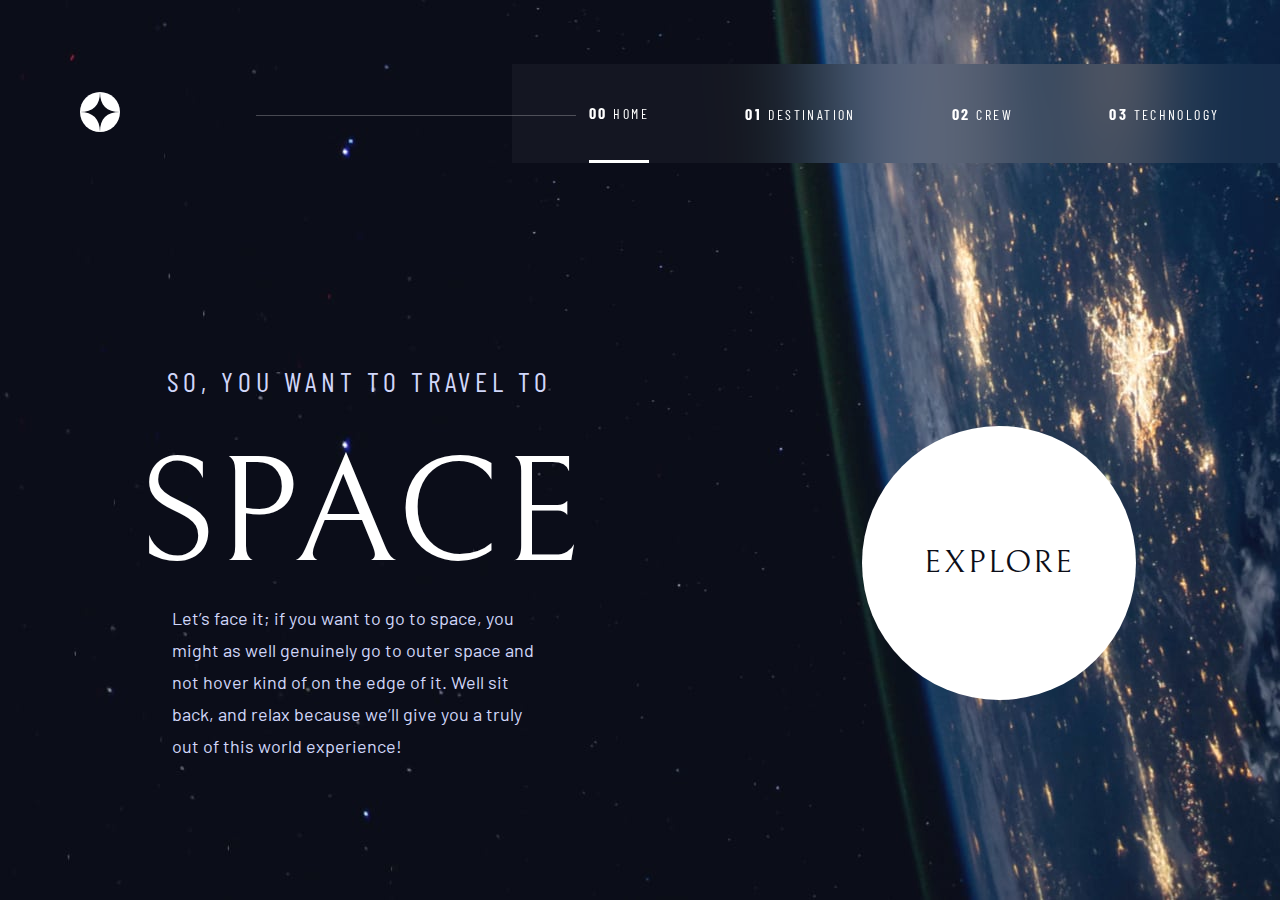
<file: index.html>
<!DOCTYPE html>
<html lang="en">
	<head>
		<meta charset="UTF-8" />
		<meta name="viewport" content="width=device-width, initial-scale=1.0" />

		<link
			rel="icon"
			type="image/png"
			sizes="32x32"
			href="./assets/favicon-32x32.png"
		/>
		<link rel="stylesheet" href="./css/stylemain.css" />
		<title>Frontend Mentor | Space tourism website</title>
	</head>
	<body>
		<header>
			<nav>
				<div class="mainNavbar">
					<div class="logoWrapper">
						<a href="index.html"
							><img
								src="./assets/shared/logo.svg"
								alt="logo-icon"
								width="40"
								height="40"
						/></a>
					</div>
					<div class="bar"></div>
					<ul class="navItems">
						<div class="cls">
							<span class="closeMobile"></span>
						</div>
						<li class="active">
							<a href="index.html"><span>00</span> Home</a>
						</li>
						<li>
							<a href="destination.html"
								><span>01</span> Destination</a
							>
						</li>
						<li>
							<a href="crew.html"><span>02</span> Crew</a>
						</li>
						<div>
							<li>
								<a href="technology.html">
									<span>03</span> Technology</a
								>
							</li>
						</div>
					</ul>
					<span class="openMobile"></span>
				</div>
			</nav>
		</header>
		<main class="container">
			<div class="leftContent">
				<div class="topContent">
					<p>So, you want to travel to</p>
					<h1>Space</h1>
				</div>
				<p>
					Let’s face it; if you want to go to space, you might as well
					genuinely go to outer space and not hover kind of on the
					edge of it. Well sit back, and relax because we’ll give you
					a truly out of this world experience!
				</p>
			</div>
			<div class="rightButton">
				<div class="circle">
					<a href="destination.html">Explore</a>
				</div>
			</div>
			<script src="script.js"></script>
		</main>
	</body>
</html>
</file>
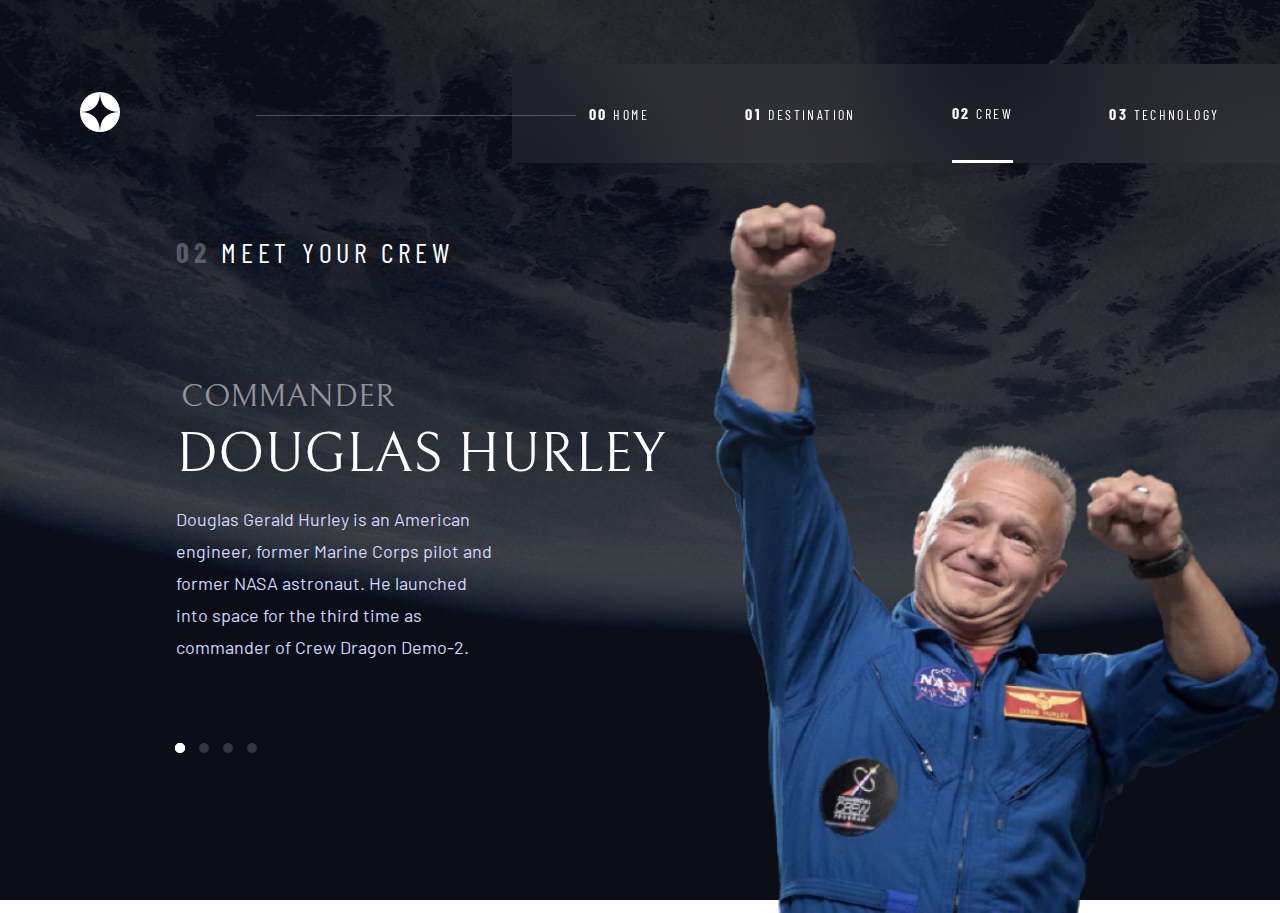
<file: crew.html>
<!DOCTYPE html>
<html lang="en">
	<head>
		<meta charset="UTF-8" />
		<meta http-equiv="X-UA-Compatible" content="IE=edge" />
		<meta name="viewport" content="width=device-width, initial-scale=1.0" />
		<link
			rel="icon"
			type="image/png"
			sizes="32x32"
			href="./assets/favicon-32x32.png"
		/>
		<link rel="stylesheet" href="./css/stylecrew.css" />
		<title>Frontend Mentor | Space tourism website</title>
	</head>
	<body>
		<header>
			<nav>
				<div class="mainNavbar">
					<div class="logoWrapper">
						<a href="index.html"
							><img
								src="./assets/shared/logo.svg"
								alt="logo-icon"
								width="40"
								height="40"
						/></a>
					</div>
					<div class="bar"></div>
					<ul class="navItems">
						<div class="cls">
							<span class="closeMobile"></span>
						</div>
						<li>
							<a href="index.html"><span>00</span> Home</a>
						</li>
						<li>
							<a href="destination.html"
								><span>01</span> Destination</a
							>
						</li>
						<li class="active">
							<a href="crew.html"><span>02</span> Crew</a>
						</li>
						<div>
							<li>
								<a href="technology.html">
									<span>03</span> Technology</a
								>
							</li>
						</div>
					</ul>
					<span class="openMobile"></span>
				</div>
			</nav>
		</header>
		<main class="container">
			<div class="topText">
				<p><span>02</span> Meet your crew</p>
			</div>
			<div class="lowerContent">
				<div class="pictureMember">
					<picture>
						<img
							src="./assets/crew/image-douglas-hurley.webp"
							alt="Image Douglas Hurley crew member"
							class="activeMember"
						/>
					</picture>
				</div>
				<div class="wrap">
					<div class="cellNav">
						<ul class="dotsNav">
							<li class="active"><a href="#">Douglas Hurley</a></li>
							<li><a href="#">Mark Shuttleworth</a></li>
							<li><a href="#">Victor Glover</a></li>
							<li><a href="#">Anousheh Ansari</a></li>
						</ul>
					</div>
					<div class="contentCrew">
						<div class="role">
							<p>Commander</p>
						</div>
						<div class="crewBio">
							<h1>Douglas Hurley</h1>
							<p>
								Douglas Gerald Hurley is an American engineer,
								former Marine Corps pilot and former NASA
								astronaut. He launched into space for the third
								time as commander of Crew Dragon Demo-2.
							</p>
						</div>
					</div>
				</div>
			</div>
		</main>
		<script src="script.js"></script>
	</body>
</html>
</file>
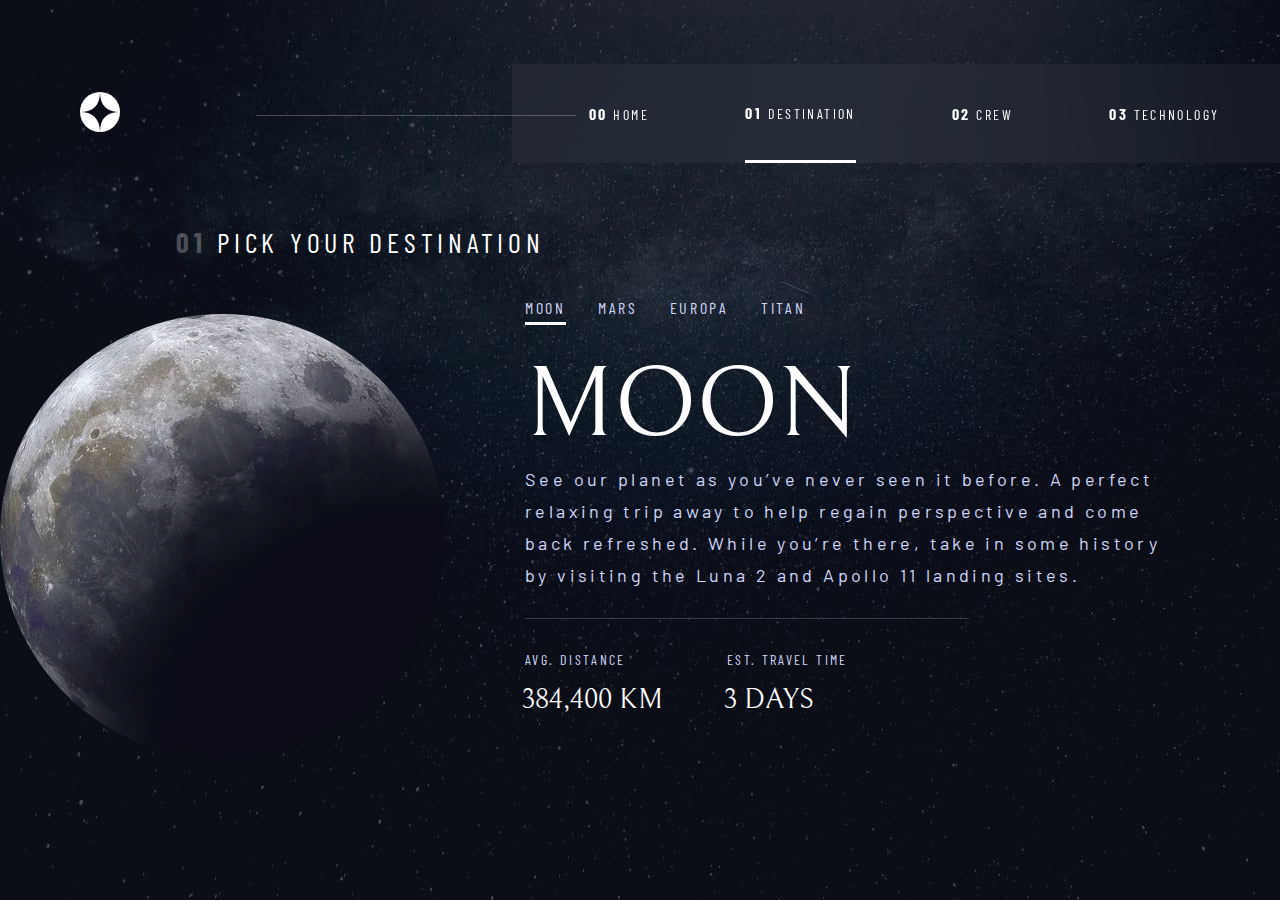
<file: destination.html>
<!DOCTYPE html>
<html lang="en">
	<head>
		<meta charset="UTF-8" />
		<meta http-equiv="X-UA-Compatible" content="IE=edge" />
		<meta name="viewport" content="width=device-width, initial-scale=1.0" />
		<link
			rel="icon"
			type="image/png"
			sizes="32x32"
			href="./assets/favicon-32x32.png"
		/>
		<link rel="stylesheet" href="./css/styledestination.css" />
		<title>Frontend Mentor | Space tourism website</title>
	</head>
	<body>
		<header>
			<nav>
				<div class="mainNavbar">
					<div class="logoWrapper">
						<a href="index.html"
							><img
								src="./assets/shared/logo.svg"
								alt="logo-icon"
								width="40"
								height="40"
						/></a>
					</div>
					<div class="bar"></div>
					<ul class="navItems">
						<div class="cls">
							<span class="closeMobile"></span>
						</div>
						<li>
							<a href="index.html"><span>00</span> Home</a>
						</li>
						<li class="active">
							<a href="destination.html"
								><span>01</span> Destination</a
							>
						</li>
						<li>
							<a href="crew.html"><span>02</span> Crew</a>
						</li>
						<div>
							<li>
								<a href="technology.html">
									<span>03</span> Technology</a
								>
							</li>
						</div>
					</ul>
					<span class="openMobile"></span>
				</div>
			</nav>
		</header>
		<main class="container">
			<div class="topText">
				<p><span>01</span> Pick your destination</p>
			</div>
			<div class="planetWrap">
				<div class="leftContent">
					<div class="planetImage">
						<picture>
							<img
								src="./assets/destination/image-moon.webp"
								alt="Moon Image"
								class="activeDestination"
							/>
						</picture>
					</div>
				</div>
				<div class="rightContent">
					<div class="destinationNav">
						<ul class="destinationBar">
							<li class="active"><a href="#">Moon</a></li>
							<li><a href="#">Mars</a></li>
							<li><a href="#">Europa</a></li>
							<li><a href="#">Titan</a></li>
						</ul>
					</div>
					<div class="destinationDescribe">
						<div class="namewithdescribe">
							<h1 class="nameofPlanet">Moon</h1>
							<p class="descriebPlanet">
								See our planet as you’ve never seen it before. A
								perfect relaxing trip away to help regain
								perspective and come back refreshed. While
								you’re there, take in some history by visiting
								the Luna 2 and Apollo 11 landing sites.
							</p>
						</div>
						<span></span>
						<div class="lowerInformations">
							<div class="distance">
								<p>AVG. DISTANCE</p>
								<h2 class="distanceInner">384,400 km</h2>
							</div>
							<div class="timetravel">
								<p>Est. travel time</p>
								<h2 class="timeInner">3 days</h2>
							</div>
						</div>
					</div>
				</div>
			</div>
		</main>
		<script src="script.js"></script>
	</body>
</html>
</file>
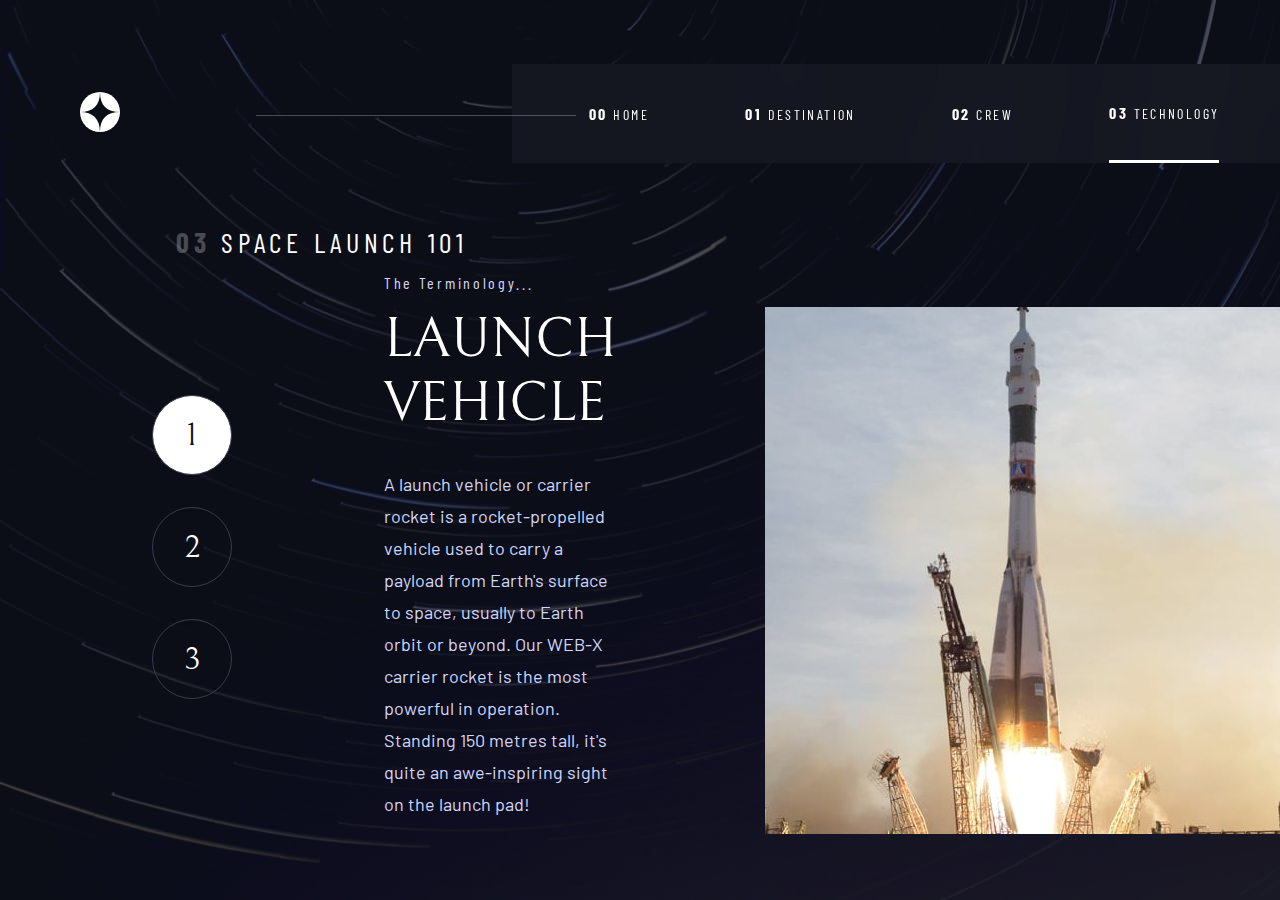
<file: technology.html>
<!DOCTYPE html>
<html lang="en">
	<head>
		<meta charset="UTF-8" />
		<meta http-equiv="X-UA-Compatible" content="IE=edge" />
		<meta name="viewport" content="width=device-width, initial-scale=1.0" />
		<link
			rel="icon"
			type="image/png"
			sizes="32x32"
			href="./assets/favicon-32x32.png"
		/>
		<link rel="stylesheet" href="./css/styletech.css" />
		<title>Frontend Mentor | Space tourism website</title>
	</head>
	<body>
		<header>
			<nav>
				<div class="mainNavbar">
					<div class="logoWrapper">
						<a href="index.html"
							><img
								src="./assets/shared/logo.svg"
								alt="logo-icon"
								width="40"
								height="40"
						/></a>
					</div>
					<div class="bar"></div>
					<ul class="navItems">
						<div class="cls">
							<span class="closeMobile"></span>
						</div>
						<li>
							<a href="index.html"><span>00</span> Home</a>
						</li>
						<li>
							<a href="destination.html"
								><span>01</span> Destination</a
							>
						</li>
						<li>
							<a href="crew.html"><span>02</span> Crew</a>
						</li>
						<div>
							<li class="active">
								<a href="technology.html">
									<span>03</span> Technology</a
								>
							</li>
						</div>
					</ul>
					<span class="openMobile"></span>
				</div>
			</nav>
		</header>
		<main class="container">
			<div class="topText">
				<p><span>03</span> Space launch 101</p>
			</div>
			<div class="mainWrapper">
				<div class="contentWrapper">
					<div class="navandContent">
						<div class="techNav">
							<ul class="numberNav">
								<li class="active" data-type="Launch vehicle">
									<a href="">1</a>
								</li>
								<li data-type="Spaceport"><a href="">2</a></li>
								<li data-type="Space capsule">
									<a href="">3</a>
								</li>
							</ul>
						</div>
						<div class="techMainContent">
							<p>The Terminology...</p>
							<h1>LAUNCH VEHICLE</h1>
							<p class="techDescription">
								A launch vehicle or carrier rocket is a
								rocket-propelled vehicle used to carry a payload
								from Earth's surface to space, usually to Earth
								orbit or beyond. Our WEB-X carrier rocket is the
								most powerful in operation. Standing 150 metres
								tall, it's quite an awe-inspiring sight on the
								launch pad!
							</p>
						</div>
					</div>
				</div>
				<div class="techImage">
					<picture>
						<source
							media="(max-width: 599px)"
							srcset="
								./assets/technology/image-launch-vehicle-landscape.jpg
							"
							class="technologyMobile"
						/>
						<source
							media="(max-width: 799px)"
							srcset="
								./assets/technology/image-launch-vehicle-landscape.jpg
							"
							class="technologyTablet"
						/>
						<img
							src="./assets/technology/image-launch-vehicle-portrait.jpg"
							alt="Image launch vehicle portrait"
							class="technologyDesktop"
						/>
					</picture>
				</div>
			</div>
		</main>
		<script src="script.js"></script>
	</body>
</html>
</file>
<file: css/stylemain.css>
@import url("https://fonts.googleapis.com/css2?family=Alata&family=Barlow&family=Barlow+Condensed&family=Bellefair&family=Inter:wght@400;700&family=Josefin+Sans:wght@300;400;700&family=Kumbh+Sans:wght@400;700&display=swap");
@media (max-width: 600px) {
  header {
    width: 100%;
    height: 17vh;
    display: flex;
    align-items: center;
    justify-content: center;
  }
  nav {
    width: 100%;
    height: 100%;
    overflow: hidden;
  }
  nav .mainNavbar {
    display: flex;
    align-items: center;
    justify-content: space-between;
    padding: 1.5rem;
  }
  nav .mainNavbar .openMobile {
    display: block;
    background-image: url("../assets/shared/icon-hamburger.svg");
    width: 24px;
    height: 21px;
  }
  .navItems {
    position: absolute;
    top: 0;
    right: 0;
    display: flex;
    flex-direction: column;
    height: 100%;
    width: 0%;
    background: rgba(0, 0, 0, 0.37);
    backdrop-filter: blur(40.7742px);
    -webkit-backdrop-filter: blur(40.7742px);
    gap: 2rem;
    font-family: "Barlow Condensed", sans-serif;
    transition: width 0.5s linear;
    overflow-x: hidden;
    z-index: 3;
  }
  .navItems li {
    list-style: none;
    margin-left: 2rem;
  }
  .navItems li a {
    text-decoration: none;
    color: white;
    font-style: normal;
    font-weight: 400;
    font-size: 16px;
    line-height: 19px;
    letter-spacing: 2.7px;
    text-transform: uppercase;
  }
  .navItems li span {
    font-style: normal;
    font-weight: 700;
    font-size: 16px;
    line-height: 19px;
    letter-spacing: 2.7px;
  }
  .navItems .cls {
    width: 100%;
    height: 12%;
  }
  .navItems .cls .closeMobile {
    display: block;
    width: 19.09px;
    height: 19.09px;
    background-image: url("../assets/shared/icon-close.svg");
    z-index: 1;
    position: absolute;
    left: 210.45px;
    top: 33.95px;
  }
  .destinationBar {
    display: flex;
    flex-direction: row;
    justify-content: center;
    gap: 2rem;
    font-family: "Barlow Condensed", sans-serif;
  }
  .destinationBar li {
    list-style: none;
  }
  .destinationBar li.active {
    height: 4vh;
    border-bottom: 3px solid hsl(0deg, 0%, 100%);
  }
  .destinationBar li a {
    text-decoration: none;
    text-transform: uppercase;
    color: hsl(231deg, 79%, 90%);
  }
  .dotsNav {
    position: relative;
    display: inline-block;
    margin: 0;
    padding: 0;
    list-style: none;
    cursor: default;
  }
  .dotsNav .active a {
    transform: scale3d(1, 1, 1);
    mix-blend-mode: normal;
    opacity: 1;
  }
  .dotsNav .active a:after {
    height: 100%;
  }
  .dotsNav li {
    position: relative;
    display: block;
    float: left;
    margin: 0 7px;
    width: 10px;
    height: 10px;
    cursor: pointer;
    border-radius: 50%;
  }
  .dotsNav li a {
    top: 0;
    left: 0;
    width: 100%;
    height: 100%;
    outline: none;
    border-radius: 50%;
    text-indent: -999em;
    cursor: pointer;
    position: absolute;
    overflow: hidden;
    background-color: hsl(0deg, 0%, 100%);
    transition: all 0.3s ease;
    transform: scale3d(1, 1, 1);
    mix-blend-mode: normal;
    opacity: 0.17;
  }
  .dotsNav li a:after {
    content: "";
    position: absolute;
    bottom: 0;
    height: 0;
    left: 0;
    width: 100%;
    background-color: #fff;
    box-shadow: 0 0 1px #fff;
    transition: height 0.3s ease;
  }
  .techNav {
    display: flex;
    justify-content: center;
    width: 100%;
  }
  .techNav .numberNav {
    display: flex;
    align-items: center;
    justify-content: center;
    gap: 2rem;
    width: 100%;
    height: 10vh;
  }
  .techNav .numberNav li {
    list-style: none;
    width: 40px;
    height: 40px;
    border: 1px solid hsl(231deg, 15%, 26%);
    border-radius: 100%;
    color: hsl(231deg, 15%, 26%);
  }
  .techNav .numberNav li.active {
    background-color: hsl(0deg, 0%, 100%);
  }
  .techNav .numberNav li.active a {
    color: hsl(230deg, 35%, 7%);
    font-family: "Bellefair", serif;
    font-style: normal;
    font-weight: 400;
    font-size: 16px;
    line-height: 18px;
    text-align: center;
    letter-spacing: 1px;
  }
  .techNav .numberNav li a {
    display: flex;
    align-items: center;
    justify-content: center;
    width: 40px;
    height: 40px;
    color: hsl(0deg, 0%, 100%);
    text-decoration: none;
    text-transform: uppercase;
    font-family: "Bellefair", serif;
    font-style: normal;
    font-weight: 400;
    font-size: 16px;
    line-height: 18px;
    text-align: center;
    letter-spacing: 1px;
  }
}
@media (min-width: 600px) {
  header {
    width: 100%;
    height: 15vh;
    display: flex;
    align-items: center;
    justify-content: center;
  }
  nav {
    width: 100%;
    height: 100%;
    overflow: hidden;
  }
  nav .mainNavbar {
    display: flex;
    align-items: center;
    justify-content: space-between;
    padding: 1.5rem;
  }
  nav .mainNavbar .openMobile {
    display: none;
    background-image: url("../assets/shared/icon-hamburger.svg");
    width: 24px;
    height: 21px;
  }
  .navItems {
    display: flex;
    flex-direction: row;
    align-items: center;
    height: 9vh;
    width: 60%;
    background: rgba(255, 255, 255, 0.04);
    -webkit-backdrop-filter: blur(40.7742px);
            backdrop-filter: blur(40.7742px);
    gap: 2rem;
    font-family: "Barlow Condensed", sans-serif;
    position: absolute;
    top: 0;
    right: 0;
  }
  .navItems li {
    list-style: none;
    margin-left: 1rem;
  }
  .navItems li a {
    text-decoration: none;
    color: white;
    font-style: normal;
    font-weight: 400;
    font-size: 14px;
    line-height: 17px;
    letter-spacing: 2.3625px;
    text-transform: uppercase;
  }
  .navItems li span {
    display: none;
    font-style: normal;
    font-weight: 700;
    font-size: 16px;
    line-height: 19px;
    letter-spacing: 2.7px;
  }
  .navItems .cls {
    display: none;
    width: 100%;
    height: 12%;
  }
  .navItems .cls .closeMobile {
    display: none;
    width: 19.09px;
    height: 19.09px;
    background-image: url("../assets/shared/icon-close.svg");
    z-index: 1;
    position: absolute;
    left: 210.45px;
    top: 33.95px;
  }
  .destinationBar {
    display: flex;
    flex-direction: row;
    justify-content: center;
    gap: 2rem;
    font-family: "Barlow Condensed", sans-serif;
    margin-top: 1rem;
  }
  .destinationBar li {
    list-style: none;
  }
  .destinationBar li.active {
    height: 3vh;
    border-bottom: 3px solid hsl(0deg, 0%, 100%);
  }
  .destinationBar li a {
    font-style: normal;
    font-weight: 400;
    font-size: 16px;
    line-height: 19px;
    letter-spacing: 2.7px;
    text-decoration: none;
    text-transform: uppercase;
    color: hsl(231deg, 79%, 90%);
  }
  .cellNav {
    display: flex;
    justify-content: center;
    width: 100%;
  }
  .dotsNav {
    position: relative;
    display: inline-block;
    margin: 0;
    padding: 0;
    list-style: none;
    cursor: default;
  }
  .dotsNav .active a {
    transform: scale3d(1, 1, 1);
    mix-blend-mode: normal;
    opacity: 1;
  }
  .dotsNav .active a:after {
    height: 100%;
  }
  .dotsNav li {
    position: relative;
    display: block;
    float: left;
    margin: 0 7px;
    width: 10px;
    height: 10px;
    cursor: pointer;
    border-radius: 50%;
  }
  .dotsNav li a {
    top: 0;
    left: 0;
    width: 100%;
    height: 100%;
    outline: none;
    border-radius: 50%;
    text-indent: -999em;
    cursor: pointer;
    position: absolute;
    overflow: hidden;
    background-color: hsl(0deg, 0%, 100%);
    transition: all 0.3s ease;
    transform: scale3d(1, 1, 1);
    mix-blend-mode: normal;
    opacity: 0.17;
  }
  .dotsNav li a:after {
    content: "";
    position: absolute;
    bottom: 0;
    height: 0;
    left: 0;
    width: 100%;
    background-color: #fff;
    box-shadow: 0 0 1px #fff;
    transition: height 0.3s ease;
  }
  .techNav {
    display: flex;
    justify-content: center;
    width: 100%;
  }
  .techNav .numberNav {
    display: flex;
    align-items: center;
    justify-content: center;
    gap: 2rem;
    width: 100%;
    height: 15vh;
  }
  .techNav .numberNav li {
    list-style: none;
    width: 60px;
    height: 60px;
    border: 1px solid hsl(231deg, 15%, 26%);
    border-radius: 100%;
    color: hsl(231deg, 15%, 26%);
  }
  .techNav .numberNav li.active {
    background-color: hsl(0deg, 0%, 100%);
  }
  .techNav .numberNav li.active a {
    color: hsl(230deg, 35%, 7%);
    font-family: "Bellefair", serif;
    font-style: normal;
    font-weight: 400;
    font-size: 24px;
    line-height: 28px;
    text-align: center;
    letter-spacing: 1.5px;
  }
  .techNav .numberNav li a {
    display: flex;
    align-items: center;
    justify-content: center;
    width: 60px;
    height: 60px;
    color: hsl(0deg, 0%, 100%);
    text-decoration: none;
    text-transform: uppercase;
    font-family: "Bellefair", serif;
    font-style: normal;
    font-weight: 400;
    font-size: 24px;
    line-height: 28px;
    text-align: center;
    letter-spacing: 1.5px;
  }
}
@media (min-width: 992px) {
  header {
    width: 100%;
    height: 25vh;
    display: flex;
    align-items: center;
    justify-content: center;
  }
  nav {
    width: 100%;
    height: 100%;
    overflow: hidden;
  }
  nav .mainNavbar {
    display: flex;
    align-items: center;
    justify-content: space-between;
    padding: 0;
    margin-top: 4rem;
  }
  nav .mainNavbar .openMobile {
    display: none;
    background-image: url("../assets/shared/icon-hamburger.svg");
    width: 24px;
    height: 21px;
  }
  .logoWrapper {
    margin-left: 5rem;
  }
  .navItems {
    display: flex;
    flex-direction: row;
    align-items: center;
    justify-content: center;
    height: 11vh;
    width: 60%;
    background: rgba(255, 255, 255, 0.04);
    -webkit-backdrop-filter: blur(40.7742px);
            backdrop-filter: blur(40.7742px);
    gap: 5rem;
    font-family: "Barlow Condensed", sans-serif;
    position: relative;
  }
  .navItems li {
    display: flex;
    justify-content: center;
    align-items: center;
    list-style: none;
    margin-left: 1rem;
  }
  .navItems li.active {
    height: 11vh;
    border-bottom: 3px solid hsl(0deg, 0%, 100%);
  }
  .navItems li:hover {
    height: 11vh;
    border-bottom: 3px solid hsl(0deg, 0%, 100%);
  }
  .navItems li a {
    text-decoration: none;
    color: white;
    font-style: normal;
    font-weight: 400;
    font-size: 14px;
    line-height: 17px;
    letter-spacing: 2.3625px;
    text-transform: uppercase;
  }
  .navItems li span {
    display: inline;
    font-style: normal;
    font-weight: 700;
    font-size: 16px;
    line-height: 19px;
    letter-spacing: 2.7px;
  }
  .navItems .cls {
    display: none;
    width: 100%;
    height: 12%;
  }
  .navItems .cls .closeMobile {
    display: none;
    width: 19.09px;
    height: 19.09px;
    background-image: url("../assets/shared/icon-close.svg");
    z-index: 1;
    position: absolute;
    left: 210.45px;
    top: 33.95px;
  }
  .bar {
    position: absolute;
    width: 25%;
    height: 1px;
    left: 18%;
    top: 115px;
    background: #ffffff;
    mix-blend-mode: normal;
    opacity: 0.25;
    z-index: 1;
  }
  .cellNav {
    display: flex;
    justify-content: flex-start;
    width: 55%;
  }
  .dotsNav {
    position: relative;
    display: inline-block;
    margin: 0;
    padding: 0;
    list-style: none;
    cursor: default;
  }
  .dotsNav .active a {
    transform: scale3d(1, 1, 1);
    mix-blend-mode: normal;
    opacity: 1;
  }
  .dotsNav .active a:after {
    height: 100%;
  }
  .dotsNav li {
    position: relative;
    display: block;
    float: left;
    margin: 0 7px;
    width: 15px;
    height: 15px;
    cursor: pointer;
    border-radius: 50%;
  }
  .dotsNav li a {
    top: 0;
    left: 0;
    width: 100%;
    height: 100%;
    outline: none;
    border-radius: 50%;
    text-indent: -999em;
    cursor: pointer;
    position: absolute;
    overflow: hidden;
    background-color: hsl(0deg, 0%, 100%);
    transition: all 0.3s ease;
    transform: scale3d(1, 1, 1);
    mix-blend-mode: normal;
    opacity: 0.17;
  }
  .dotsNav li a:after {
    content: "";
    position: absolute;
    bottom: 0;
    height: 0;
    left: 0;
    width: 100%;
    background-color: #fff;
    box-shadow: 0 0 1px #fff;
    transition: height 0.3s ease;
  }
  .techNav {
    display: flex;
    justify-content: center;
    align-items: center;
    width: 100%;
    flex: 1;
  }
  .techNav .numberNav {
    display: flex;
    flex-direction: column;
    align-items: center;
    justify-content: center;
    gap: 2rem;
    width: 100%;
    height: 10vh;
  }
  .techNav .numberNav li {
    list-style: none;
    width: 80px;
    height: 80px;
    border: 1px solid hsl(231deg, 15%, 26%);
    border-radius: 100%;
    color: hsl(231deg, 15%, 26%);
  }
  .techNav .numberNav li.active {
    background-color: hsl(0deg, 0%, 100%);
  }
  .techNav .numberNav li.active a {
    color: hsl(230deg, 35%, 7%);
    font-family: "Bellefair", serif;
    font-style: normal;
    font-style: normal;
    font-weight: 400;
    font-size: 32px;
    line-height: 37px;
    text-align: center;
    letter-spacing: 2px;
  }
  .techNav .numberNav li a {
    display: flex;
    align-items: center;
    justify-content: center;
    width: 80px;
    height: 80px;
    color: hsl(0deg, 0%, 100%);
    text-decoration: none;
    text-transform: uppercase;
    font-family: "Bellefair", serif;
    font-style: normal;
    font-weight: 400;
    font-size: 32px;
    line-height: 37px;
    text-align: center;
    letter-spacing: 2px;
  }
}
@media (min-width: 1200px) {
  header {
    width: 100%;
    height: 25vh;
    display: flex;
    align-items: center;
    justify-content: center;
  }
  nav {
    width: 100%;
    height: 100%;
    overflow: hidden;
  }
  nav .mainNavbar {
    display: flex;
    align-items: center;
    justify-content: space-between;
    padding: 0;
    margin-top: 4rem;
  }
  nav .mainNavbar .openMobile {
    display: none;
    background-image: url("../assets/shared/icon-hamburger.svg");
    width: 24px;
    height: 21px;
  }
  .logoWrapper {
    margin-left: 5rem;
  }
  .navItems {
    display: flex;
    flex-direction: row;
    align-items: center;
    justify-content: center;
    height: 11vh;
    width: 60%;
    background: rgba(255, 255, 255, 0.04);
    -webkit-backdrop-filter: blur(40.7742px);
            backdrop-filter: blur(40.7742px);
    gap: 5rem;
    font-family: "Barlow Condensed", sans-serif;
    position: relative;
  }
  .navItems li {
    display: flex;
    justify-content: center;
    align-items: center;
    list-style: none;
    margin-left: 1rem;
  }
  .navItems li:hover {
    height: 11vh;
    border-bottom: 3px solid hsl(0deg, 0%, 100%);
  }
  .navItems li a {
    text-decoration: none;
    color: white;
    font-style: normal;
    font-weight: 400;
    font-size: 14px;
    line-height: 17px;
    letter-spacing: 2.3625px;
    text-transform: uppercase;
  }
  .navItems li span {
    display: inline;
    font-style: normal;
    font-weight: 700;
    font-size: 16px;
    line-height: 19px;
    letter-spacing: 2.7px;
  }
  .navItems .cls {
    display: none;
    width: 100%;
    height: 12%;
  }
  .navItems .cls .closeMobile {
    display: none;
    width: 19.09px;
    height: 19.09px;
    background-image: url("../assets/shared/icon-close.svg");
    z-index: 1;
    position: absolute;
    left: 210.45px;
    top: 33.95px;
  }
  .bar {
    width: 25%;
    height: 1px;
    left: 20%;
    top: 115px;
    background: #ffffff;
    mix-blend-mode: normal;
    opacity: 0.25;
  }
  .destinationBar {
    display: flex;
    flex-direction: row;
    justify-content: center;
    gap: 2rem;
    font-family: "Barlow Condensed", sans-serif;
    margin-top: 1rem;
    height: 2vh;
  }
  .destinationBar li {
    list-style: none;
  }
  .destinationBar li:hover {
    height: 3vh;
    border-bottom: 3px solid rgba(255, 255, 255, 0.205);
  }
  .destinationBar li.active {
    height: 3vh;
    border-bottom: 3px solid hsl(0deg, 0%, 100%);
  }
  .destinationBar li a {
    font-style: normal;
    font-weight: 400;
    font-size: 16px;
    line-height: 19px;
    letter-spacing: 2.7px;
    text-decoration: none;
    text-transform: uppercase;
    color: hsl(231deg, 79%, 90%);
  }
  .dotsNav {
    position: relative;
    display: inline-block;
    margin: 0;
    padding: 0;
    list-style: none;
    cursor: default;
  }
  .dotsNav .active a {
    transform: scale3d(1, 1, 1);
    mix-blend-mode: normal;
    opacity: 1;
  }
  .dotsNav .active a:after {
    height: 100%;
  }
  .dotsNav li {
    position: relative;
    display: block;
    float: left;
    margin: 0 7px;
    width: 10px;
    height: 10px;
    cursor: pointer;
    border-radius: 50%;
  }
  .dotsNav li:hover {
    background-color: rgba(255, 255, 255, 0.5);
  }
  .dotsNav li a {
    top: 0;
    left: 0;
    width: 100%;
    height: 100%;
    outline: none;
    border-radius: 50%;
    text-indent: -999em;
    cursor: pointer;
    position: absolute;
    overflow: hidden;
    background-color: hsl(0deg, 0%, 100%);
    transition: all 0.3s ease;
    transform: scale3d(1, 1, 1);
    mix-blend-mode: normal;
    opacity: 0.17;
  }
  .dotsNav li a:after {
    content: "";
    position: absolute;
    bottom: 0;
    height: 0;
    left: 0;
    width: 100%;
    background-color: #fff;
    box-shadow: 0 0 1px #fff;
    transition: height 0.3s ease;
  }
  .techNav {
    display: flex;
    justify-content: center;
    align-items: center;
    width: 100%;
    flex: 1;
  }
  .techNav .numberNav {
    display: flex;
    flex-direction: column;
    align-items: center;
    justify-content: center;
    gap: 2rem;
    width: 100%;
    height: 10vh;
  }
  .techNav .numberNav li {
    list-style: none;
    width: 80px;
    height: 80px;
    border: 1px solid hsl(231deg, 15%, 26%);
    border-radius: 100%;
    color: hsl(231deg, 15%, 26%);
  }
  .techNav .numberNav li.active {
    background-color: hsl(0deg, 0%, 100%);
  }
  .techNav .numberNav li.active a {
    color: hsl(230deg, 35%, 7%);
    font-family: "Bellefair", serif;
    font-style: normal;
    font-style: normal;
    font-weight: 400;
    font-size: 32px;
    line-height: 37px;
    text-align: center;
    letter-spacing: 2px;
  }
  .techNav .numberNav li:hover {
    border: 1px solid hsl(0deg, 0%, 100%);
  }
  .techNav .numberNav li a {
    display: flex;
    align-items: center;
    justify-content: center;
    width: 80px;
    height: 80px;
    color: hsl(0deg, 0%, 100%);
    text-decoration: none;
    text-transform: uppercase;
    font-family: "Bellefair", serif;
    font-style: normal;
    font-weight: 400;
    font-size: 32px;
    line-height: 37px;
    text-align: center;
    letter-spacing: 2px;
  }
}
* {
  box-sizing: border-box;
  padding: 0;
  margin: 0;
}

@media (max-width: 600px) {
  .rightButton {
    display: flex;
    justify-content: center;
    width: 100%;
  }
  .rightButton .circle {
    display: flex;
    align-items: center;
    justify-content: center;
    width: 150px;
    height: 150px;
    border-radius: 100%;
    background-color: hsl(0deg, 0%, 100%);
  }
  .rightButton .circle a {
    text-decoration: none;
    text-transform: uppercase;
    color: hsl(230deg, 35%, 7%);
    font-family: "Bellefair", serif;
    font-weight: 400;
    font-size: 20px;
    line-height: 23px;
    text-align: center;
    letter-spacing: 1.25px;
  }
}
@media (min-width: 600px) {
  .rightButton {
    display: flex;
    justify-content: center;
    width: 100%;
  }
  .rightButton .circle {
    display: flex;
    align-items: center;
    justify-content: center;
    width: 242px;
    height: 242px;
    border-radius: 100%;
    background-color: hsl(0deg, 0%, 100%);
  }
  .rightButton .circle a {
    text-decoration: none;
    text-transform: uppercase;
    color: hsl(230deg, 35%, 7%);
    font-family: "Bellefair", serif;
    font-weight: 400;
    font-size: 32px;
    line-height: 37px;
    letter-spacing: 2px;
  }
}
@media (min-width: 992px) {
  .rightButton {
    display: flex;
    justify-content: center;
    width: 100%;
  }
  .rightButton .circle {
    display: flex;
    align-items: center;
    justify-content: center;
    width: 274px;
    height: 274px;
    border-radius: 100%;
    background-color: hsl(0deg, 0%, 100%);
    cursor: pointer;
    z-index: 2;
  }
  .rightButton .circle:hover::before {
    position: absolute;
    content: "";
    width: 450px;
    height: 450px;
    border-radius: 100%;
    background-color: hsl(0deg, 0%, 100%);
    opacity: 0.2;
    z-index: -1;
    -webkit-animation: animate 1.6s linear infinite;
            animation: animate 1.6s linear infinite;
  }
  .rightButton .circle a {
    text-decoration: none;
    text-transform: uppercase;
    color: hsl(230deg, 35%, 7%);
    font-family: "Bellefair", serif;
    font-size: 32px;
    line-height: 37px;
    letter-spacing: 2px;
  }
}
@-webkit-keyframes animate {
  0% {
    transform: scale(0.7);
  }
  100% {
    transform: scale(1);
  }
}
@keyframes animate {
  0% {
    transform: scale(0.7);
  }
  100% {
    transform: scale(1);
  }
}
@media (max-width: 600px) {
  body {
    height: 100vh;
    background-image: url("../assets/home/background-home-mobile.jpg");
    background-repeat: no-repeat;
    background-size: cover;
  }
  .container {
    display: flex;
    flex-direction: column;
    align-items: center;
    justify-content: space-between;
    text-align: center;
    height: 75%;
  }
  .leftContent p:first-child {
    font-size: 16px;
    color: hsl(231deg, 79%, 90%);
    text-transform: uppercase;
    line-height: 19px;
    letter-spacing: 2.7px;
    font-style: normal;
    font-weight: 400;
    font-family: "Barlow Condensed", sans-serif;
  }
  .leftContent h1 {
    color: hsl(0deg, 0%, 100%);
    font-size: 80px;
    text-transform: uppercase;
    font-family: "Bellefair", serif;
    line-height: 100px;
    font-weight: 400;
  }
  .leftContent p:last-child {
    width: 85%;
    color: hsl(231deg, 79%, 90%);
    font-family: "Barlow", sans-serif;
    font-style: normal;
    font-weight: 400;
    font-size: 15px;
    line-height: 25px;
    margin-left: auto;
    margin-right: auto;
  }
  .leftContent .topContent {
    background-color: hsl(230deg, 35%, 7%);
    height: 65%;
  }
}
@media (min-width: 600px) {
  body {
    height: 100vh;
    background-image: url("../assets/home/background-home-tablet.jpg");
    background-repeat: no-repeat;
    background-size: cover;
  }
  .container {
    display: flex;
    flex-direction: column;
    align-items: center;
    justify-content: space-between;
    text-align: center;
    height: 75%;
  }
  .leftContent p:first-child {
    color: hsl(231deg, 79%, 90%);
    text-transform: uppercase;
    font-weight: 400;
    font-size: 20px;
    line-height: 24px;
    text-align: center;
    letter-spacing: 3.375px;
    font-family: "Barlow Condensed", sans-serif;
  }
  .leftContent h1 {
    color: hsl(0deg, 0%, 100%);
    font-weight: 400;
    font-size: 150px;
    line-height: 150px;
    text-transform: uppercase;
    font-family: "Bellefair", serif;
    margin-top: 2rem;
  }
  .leftContent p:last-child {
    width: 54%;
    color: hsl(231deg, 79%, 90%);
    font-family: "Barlow", sans-serif;
    font-style: normal;
    font-weight: 400;
    font-size: 16px;
    line-height: 28px;
    margin-left: auto;
    margin-right: auto;
  }
  .leftContent .topContent {
    background-color: rgba(0, 0, 0, 0);
    height: 65%;
  }
}
@media (min-width: 992px) {
  body {
    height: 100vh;
    background-image: url("../assets/home/background-home-desktop.jpg");
    background-repeat: no-repeat;
    background-size: cover;
  }
  .container {
    display: flex;
    flex-direction: row;
    align-items: center;
    justify-content: space-between;
    text-align: center;
    height: 75%;
  }
  .leftContent p:first-child {
    color: hsl(231deg, 79%, 90%);
    text-transform: uppercase;
    font-weight: 400;
    font-size: 28px;
    line-height: 34px;
    letter-spacing: 4.725px;
    font-family: "Barlow Condensed", sans-serif;
  }
  .leftContent h1 {
    color: hsl(0deg, 0%, 100%);
    text-transform: uppercase;
    font-family: "Bellefair", serif;
    font-weight: 400;
    font-size: 150px;
    line-height: 172px;
  }
  .leftContent p:last-child {
    width: 52%;
    text-align: left;
    color: hsl(231deg, 79%, 90%);
    font-family: "Barlow", sans-serif;
    font-style: normal;
    font-weight: 400;
    font-size: 18px;
    line-height: 32px;
  }
  .leftContent .topContent {
    background-color: rgba(0, 0, 0, 0);
    height: 65%;
  }
}
@media (min-width: 1200px) {
  body {
    height: 100vh;
    background-image: url("../assets/home/background-home-desktop.jpg");
    background-repeat: no-repeat;
    background-size: cover;
  }
  .container {
    display: flex;
    flex-direction: row;
    align-items: center;
    justify-content: space-between;
    text-align: center;
    height: 75%;
  }
  .leftContent p:first-child {
    color: hsl(231deg, 79%, 90%);
    text-transform: uppercase;
    font-weight: 400;
    font-size: 28px;
    line-height: 34px;
    letter-spacing: 4.725px;
    font-family: "Barlow Condensed", sans-serif;
  }
  .leftContent h1 {
    color: hsl(0deg, 0%, 100%);
    text-transform: uppercase;
    font-family: "Bellefair", serif;
    font-weight: 400;
    font-size: 150px;
    line-height: 172px;
  }
  .leftContent p:last-child {
    width: 52%;
    text-align: left;
    color: hsl(231deg, 79%, 90%);
    font-family: "Barlow", sans-serif;
    font-style: normal;
    font-weight: 400;
    font-size: 18px;
    line-height: 32px;
  }
  .leftContent .topContent {
    background-color: rgba(0, 0, 0, 0);
    height: 65%;
  }
}/*# sourceMappingURL=stylemain.css.map */
</file>
<file: css/stylecrew.css>
@import url("https://fonts.googleapis.com/css2?family=Alata&family=Barlow&family=Barlow+Condensed&family=Bellefair&family=Inter:wght@400;700&family=Josefin+Sans:wght@300;400;700&family=Kumbh+Sans:wght@400;700&display=swap");
@media (max-width: 600px) {
  header {
    width: 100%;
    height: 17vh;
    display: flex;
    align-items: center;
    justify-content: center;
  }
  nav {
    width: 100%;
    height: 100%;
    overflow: hidden;
  }
  nav .mainNavbar {
    display: flex;
    align-items: center;
    justify-content: space-between;
    padding: 1.5rem;
  }
  nav .mainNavbar .openMobile {
    display: block;
    background-image: url("../assets/shared/icon-hamburger.svg");
    width: 24px;
    height: 21px;
  }
  .navItems {
    position: absolute;
    top: 0;
    right: 0;
    display: flex;
    flex-direction: column;
    height: 100%;
    width: 0%;
    background: rgba(0, 0, 0, 0.37);
    backdrop-filter: blur(40.7742px);
    -webkit-backdrop-filter: blur(40.7742px);
    gap: 2rem;
    font-family: "Barlow Condensed", sans-serif;
    transition: width 0.5s linear;
    overflow-x: hidden;
    z-index: 3;
  }
  .navItems li {
    list-style: none;
    margin-left: 2rem;
  }
  .navItems li a {
    text-decoration: none;
    color: white;
    font-style: normal;
    font-weight: 400;
    font-size: 16px;
    line-height: 19px;
    letter-spacing: 2.7px;
    text-transform: uppercase;
  }
  .navItems li span {
    font-style: normal;
    font-weight: 700;
    font-size: 16px;
    line-height: 19px;
    letter-spacing: 2.7px;
  }
  .navItems .cls {
    width: 100%;
    height: 12%;
  }
  .navItems .cls .closeMobile {
    display: block;
    width: 19.09px;
    height: 19.09px;
    background-image: url("../assets/shared/icon-close.svg");
    z-index: 1;
    position: absolute;
    left: 210.45px;
    top: 33.95px;
  }
  .destinationBar {
    display: flex;
    flex-direction: row;
    justify-content: center;
    gap: 2rem;
    font-family: "Barlow Condensed", sans-serif;
  }
  .destinationBar li {
    list-style: none;
  }
  .destinationBar li.active {
    height: 4vh;
    border-bottom: 3px solid hsl(0deg, 0%, 100%);
  }
  .destinationBar li a {
    text-decoration: none;
    text-transform: uppercase;
    color: hsl(231deg, 79%, 90%);
  }
  .dotsNav {
    position: relative;
    display: inline-block;
    margin: 0;
    padding: 0;
    list-style: none;
    cursor: default;
  }
  .dotsNav .active a {
    transform: scale3d(1, 1, 1);
    mix-blend-mode: normal;
    opacity: 1;
  }
  .dotsNav .active a:after {
    height: 100%;
  }
  .dotsNav li {
    position: relative;
    display: block;
    float: left;
    margin: 0 7px;
    width: 10px;
    height: 10px;
    cursor: pointer;
    border-radius: 50%;
  }
  .dotsNav li a {
    top: 0;
    left: 0;
    width: 100%;
    height: 100%;
    outline: none;
    border-radius: 50%;
    text-indent: -999em;
    cursor: pointer;
    position: absolute;
    overflow: hidden;
    background-color: hsl(0deg, 0%, 100%);
    transition: all 0.3s ease;
    transform: scale3d(1, 1, 1);
    mix-blend-mode: normal;
    opacity: 0.17;
  }
  .dotsNav li a:after {
    content: "";
    position: absolute;
    bottom: 0;
    height: 0;
    left: 0;
    width: 100%;
    background-color: #fff;
    box-shadow: 0 0 1px #fff;
    transition: height 0.3s ease;
  }
  .techNav {
    display: flex;
    justify-content: center;
    width: 100%;
  }
  .techNav .numberNav {
    display: flex;
    align-items: center;
    justify-content: center;
    gap: 2rem;
    width: 100%;
    height: 10vh;
  }
  .techNav .numberNav li {
    list-style: none;
    width: 40px;
    height: 40px;
    border: 1px solid hsl(231deg, 15%, 26%);
    border-radius: 100%;
    color: hsl(231deg, 15%, 26%);
  }
  .techNav .numberNav li.active {
    background-color: hsl(0deg, 0%, 100%);
  }
  .techNav .numberNav li.active a {
    color: hsl(230deg, 35%, 7%);
    font-family: "Bellefair", serif;
    font-style: normal;
    font-weight: 400;
    font-size: 16px;
    line-height: 18px;
    text-align: center;
    letter-spacing: 1px;
  }
  .techNav .numberNav li a {
    display: flex;
    align-items: center;
    justify-content: center;
    width: 40px;
    height: 40px;
    color: hsl(0deg, 0%, 100%);
    text-decoration: none;
    text-transform: uppercase;
    font-family: "Bellefair", serif;
    font-style: normal;
    font-weight: 400;
    font-size: 16px;
    line-height: 18px;
    text-align: center;
    letter-spacing: 1px;
  }
}
@media (min-width: 600px) {
  header {
    width: 100%;
    height: 15vh;
    display: flex;
    align-items: center;
    justify-content: center;
  }
  nav {
    width: 100%;
    height: 100%;
    overflow: hidden;
  }
  nav .mainNavbar {
    display: flex;
    align-items: center;
    justify-content: space-between;
    padding: 1.5rem;
  }
  nav .mainNavbar .openMobile {
    display: none;
    background-image: url("../assets/shared/icon-hamburger.svg");
    width: 24px;
    height: 21px;
  }
  .navItems {
    display: flex;
    flex-direction: row;
    align-items: center;
    height: 9vh;
    width: 60%;
    background: rgba(255, 255, 255, 0.04);
    -webkit-backdrop-filter: blur(40.7742px);
            backdrop-filter: blur(40.7742px);
    gap: 2rem;
    font-family: "Barlow Condensed", sans-serif;
    position: absolute;
    top: 0;
    right: 0;
  }
  .navItems li {
    list-style: none;
    margin-left: 1rem;
  }
  .navItems li a {
    text-decoration: none;
    color: white;
    font-style: normal;
    font-weight: 400;
    font-size: 14px;
    line-height: 17px;
    letter-spacing: 2.3625px;
    text-transform: uppercase;
  }
  .navItems li span {
    display: none;
    font-style: normal;
    font-weight: 700;
    font-size: 16px;
    line-height: 19px;
    letter-spacing: 2.7px;
  }
  .navItems .cls {
    display: none;
    width: 100%;
    height: 12%;
  }
  .navItems .cls .closeMobile {
    display: none;
    width: 19.09px;
    height: 19.09px;
    background-image: url("../assets/shared/icon-close.svg");
    z-index: 1;
    position: absolute;
    left: 210.45px;
    top: 33.95px;
  }
  .destinationBar {
    display: flex;
    flex-direction: row;
    justify-content: center;
    gap: 2rem;
    font-family: "Barlow Condensed", sans-serif;
    margin-top: 1rem;
  }
  .destinationBar li {
    list-style: none;
  }
  .destinationBar li.active {
    height: 3vh;
    border-bottom: 3px solid hsl(0deg, 0%, 100%);
  }
  .destinationBar li a {
    font-style: normal;
    font-weight: 400;
    font-size: 16px;
    line-height: 19px;
    letter-spacing: 2.7px;
    text-decoration: none;
    text-transform: uppercase;
    color: hsl(231deg, 79%, 90%);
  }
  .cellNav {
    display: flex;
    justify-content: center;
    width: 100%;
  }
  .dotsNav {
    position: relative;
    display: inline-block;
    margin: 0;
    padding: 0;
    list-style: none;
    cursor: default;
  }
  .dotsNav .active a {
    transform: scale3d(1, 1, 1);
    mix-blend-mode: normal;
    opacity: 1;
  }
  .dotsNav .active a:after {
    height: 100%;
  }
  .dotsNav li {
    position: relative;
    display: block;
    float: left;
    margin: 0 7px;
    width: 10px;
    height: 10px;
    cursor: pointer;
    border-radius: 50%;
  }
  .dotsNav li a {
    top: 0;
    left: 0;
    width: 100%;
    height: 100%;
    outline: none;
    border-radius: 50%;
    text-indent: -999em;
    cursor: pointer;
    position: absolute;
    overflow: hidden;
    background-color: hsl(0deg, 0%, 100%);
    transition: all 0.3s ease;
    transform: scale3d(1, 1, 1);
    mix-blend-mode: normal;
    opacity: 0.17;
  }
  .dotsNav li a:after {
    content: "";
    position: absolute;
    bottom: 0;
    height: 0;
    left: 0;
    width: 100%;
    background-color: #fff;
    box-shadow: 0 0 1px #fff;
    transition: height 0.3s ease;
  }
  .techNav {
    display: flex;
    justify-content: center;
    width: 100%;
  }
  .techNav .numberNav {
    display: flex;
    align-items: center;
    justify-content: center;
    gap: 2rem;
    width: 100%;
    height: 15vh;
  }
  .techNav .numberNav li {
    list-style: none;
    width: 60px;
    height: 60px;
    border: 1px solid hsl(231deg, 15%, 26%);
    border-radius: 100%;
    color: hsl(231deg, 15%, 26%);
  }
  .techNav .numberNav li.active {
    background-color: hsl(0deg, 0%, 100%);
  }
  .techNav .numberNav li.active a {
    color: hsl(230deg, 35%, 7%);
    font-family: "Bellefair", serif;
    font-style: normal;
    font-weight: 400;
    font-size: 24px;
    line-height: 28px;
    text-align: center;
    letter-spacing: 1.5px;
  }
  .techNav .numberNav li a {
    display: flex;
    align-items: center;
    justify-content: center;
    width: 60px;
    height: 60px;
    color: hsl(0deg, 0%, 100%);
    text-decoration: none;
    text-transform: uppercase;
    font-family: "Bellefair", serif;
    font-style: normal;
    font-weight: 400;
    font-size: 24px;
    line-height: 28px;
    text-align: center;
    letter-spacing: 1.5px;
  }
}
@media (min-width: 992px) {
  header {
    width: 100%;
    height: 25vh;
    display: flex;
    align-items: center;
    justify-content: center;
  }
  nav {
    width: 100%;
    height: 100%;
    overflow: hidden;
  }
  nav .mainNavbar {
    display: flex;
    align-items: center;
    justify-content: space-between;
    padding: 0;
    margin-top: 4rem;
  }
  nav .mainNavbar .openMobile {
    display: none;
    background-image: url("../assets/shared/icon-hamburger.svg");
    width: 24px;
    height: 21px;
  }
  .logoWrapper {
    margin-left: 5rem;
  }
  .navItems {
    display: flex;
    flex-direction: row;
    align-items: center;
    justify-content: center;
    height: 11vh;
    width: 60%;
    background: rgba(255, 255, 255, 0.04);
    -webkit-backdrop-filter: blur(40.7742px);
            backdrop-filter: blur(40.7742px);
    gap: 5rem;
    font-family: "Barlow Condensed", sans-serif;
    position: relative;
  }
  .navItems li {
    display: flex;
    justify-content: center;
    align-items: center;
    list-style: none;
    margin-left: 1rem;
  }
  .navItems li.active {
    height: 11vh;
    border-bottom: 3px solid hsl(0deg, 0%, 100%);
  }
  .navItems li:hover {
    height: 11vh;
    border-bottom: 3px solid hsl(0deg, 0%, 100%);
  }
  .navItems li a {
    text-decoration: none;
    color: white;
    font-style: normal;
    font-weight: 400;
    font-size: 14px;
    line-height: 17px;
    letter-spacing: 2.3625px;
    text-transform: uppercase;
  }
  .navItems li span {
    display: inline;
    font-style: normal;
    font-weight: 700;
    font-size: 16px;
    line-height: 19px;
    letter-spacing: 2.7px;
  }
  .navItems .cls {
    display: none;
    width: 100%;
    height: 12%;
  }
  .navItems .cls .closeMobile {
    display: none;
    width: 19.09px;
    height: 19.09px;
    background-image: url("../assets/shared/icon-close.svg");
    z-index: 1;
    position: absolute;
    left: 210.45px;
    top: 33.95px;
  }
  .bar {
    position: absolute;
    width: 25%;
    height: 1px;
    left: 18%;
    top: 115px;
    background: #ffffff;
    mix-blend-mode: normal;
    opacity: 0.25;
    z-index: 1;
  }
  .cellNav {
    display: flex;
    justify-content: flex-start;
    width: 55%;
  }
  .dotsNav {
    position: relative;
    display: inline-block;
    margin: 0;
    padding: 0;
    list-style: none;
    cursor: default;
  }
  .dotsNav .active a {
    transform: scale3d(1, 1, 1);
    mix-blend-mode: normal;
    opacity: 1;
  }
  .dotsNav .active a:after {
    height: 100%;
  }
  .dotsNav li {
    position: relative;
    display: block;
    float: left;
    margin: 0 7px;
    width: 15px;
    height: 15px;
    cursor: pointer;
    border-radius: 50%;
  }
  .dotsNav li a {
    top: 0;
    left: 0;
    width: 100%;
    height: 100%;
    outline: none;
    border-radius: 50%;
    text-indent: -999em;
    cursor: pointer;
    position: absolute;
    overflow: hidden;
    background-color: hsl(0deg, 0%, 100%);
    transition: all 0.3s ease;
    transform: scale3d(1, 1, 1);
    mix-blend-mode: normal;
    opacity: 0.17;
  }
  .dotsNav li a:after {
    content: "";
    position: absolute;
    bottom: 0;
    height: 0;
    left: 0;
    width: 100%;
    background-color: #fff;
    box-shadow: 0 0 1px #fff;
    transition: height 0.3s ease;
  }
  .techNav {
    display: flex;
    justify-content: center;
    align-items: center;
    width: 100%;
    flex: 1;
  }
  .techNav .numberNav {
    display: flex;
    flex-direction: column;
    align-items: center;
    justify-content: center;
    gap: 2rem;
    width: 100%;
    height: 10vh;
  }
  .techNav .numberNav li {
    list-style: none;
    width: 80px;
    height: 80px;
    border: 1px solid hsl(231deg, 15%, 26%);
    border-radius: 100%;
    color: hsl(231deg, 15%, 26%);
  }
  .techNav .numberNav li.active {
    background-color: hsl(0deg, 0%, 100%);
  }
  .techNav .numberNav li.active a {
    color: hsl(230deg, 35%, 7%);
    font-family: "Bellefair", serif;
    font-style: normal;
    font-style: normal;
    font-weight: 400;
    font-size: 32px;
    line-height: 37px;
    text-align: center;
    letter-spacing: 2px;
  }
  .techNav .numberNav li a {
    display: flex;
    align-items: center;
    justify-content: center;
    width: 80px;
    height: 80px;
    color: hsl(0deg, 0%, 100%);
    text-decoration: none;
    text-transform: uppercase;
    font-family: "Bellefair", serif;
    font-style: normal;
    font-weight: 400;
    font-size: 32px;
    line-height: 37px;
    text-align: center;
    letter-spacing: 2px;
  }
}
@media (min-width: 1200px) {
  header {
    width: 100%;
    height: 25vh;
    display: flex;
    align-items: center;
    justify-content: center;
  }
  nav {
    width: 100%;
    height: 100%;
    overflow: hidden;
  }
  nav .mainNavbar {
    display: flex;
    align-items: center;
    justify-content: space-between;
    padding: 0;
    margin-top: 4rem;
  }
  nav .mainNavbar .openMobile {
    display: none;
    background-image: url("../assets/shared/icon-hamburger.svg");
    width: 24px;
    height: 21px;
  }
  .logoWrapper {
    margin-left: 5rem;
  }
  .navItems {
    display: flex;
    flex-direction: row;
    align-items: center;
    justify-content: center;
    height: 11vh;
    width: 60%;
    background: rgba(255, 255, 255, 0.04);
    -webkit-backdrop-filter: blur(40.7742px);
            backdrop-filter: blur(40.7742px);
    gap: 5rem;
    font-family: "Barlow Condensed", sans-serif;
    position: relative;
  }
  .navItems li {
    display: flex;
    justify-content: center;
    align-items: center;
    list-style: none;
    margin-left: 1rem;
  }
  .navItems li:hover {
    height: 11vh;
    border-bottom: 3px solid hsl(0deg, 0%, 100%);
  }
  .navItems li a {
    text-decoration: none;
    color: white;
    font-style: normal;
    font-weight: 400;
    font-size: 14px;
    line-height: 17px;
    letter-spacing: 2.3625px;
    text-transform: uppercase;
  }
  .navItems li span {
    display: inline;
    font-style: normal;
    font-weight: 700;
    font-size: 16px;
    line-height: 19px;
    letter-spacing: 2.7px;
  }
  .navItems .cls {
    display: none;
    width: 100%;
    height: 12%;
  }
  .navItems .cls .closeMobile {
    display: none;
    width: 19.09px;
    height: 19.09px;
    background-image: url("../assets/shared/icon-close.svg");
    z-index: 1;
    position: absolute;
    left: 210.45px;
    top: 33.95px;
  }
  .bar {
    width: 25%;
    height: 1px;
    left: 20%;
    top: 115px;
    background: #ffffff;
    mix-blend-mode: normal;
    opacity: 0.25;
  }
  .destinationBar {
    display: flex;
    flex-direction: row;
    justify-content: center;
    gap: 2rem;
    font-family: "Barlow Condensed", sans-serif;
    margin-top: 1rem;
    height: 2vh;
  }
  .destinationBar li {
    list-style: none;
  }
  .destinationBar li:hover {
    height: 3vh;
    border-bottom: 3px solid rgba(255, 255, 255, 0.205);
  }
  .destinationBar li.active {
    height: 3vh;
    border-bottom: 3px solid hsl(0deg, 0%, 100%);
  }
  .destinationBar li a {
    font-style: normal;
    font-weight: 400;
    font-size: 16px;
    line-height: 19px;
    letter-spacing: 2.7px;
    text-decoration: none;
    text-transform: uppercase;
    color: hsl(231deg, 79%, 90%);
  }
  .dotsNav {
    position: relative;
    display: inline-block;
    margin: 0;
    padding: 0;
    list-style: none;
    cursor: default;
  }
  .dotsNav .active a {
    transform: scale3d(1, 1, 1);
    mix-blend-mode: normal;
    opacity: 1;
  }
  .dotsNav .active a:after {
    height: 100%;
  }
  .dotsNav li {
    position: relative;
    display: block;
    float: left;
    margin: 0 7px;
    width: 10px;
    height: 10px;
    cursor: pointer;
    border-radius: 50%;
  }
  .dotsNav li:hover {
    background-color: rgba(255, 255, 255, 0.5);
  }
  .dotsNav li a {
    top: 0;
    left: 0;
    width: 100%;
    height: 100%;
    outline: none;
    border-radius: 50%;
    text-indent: -999em;
    cursor: pointer;
    position: absolute;
    overflow: hidden;
    background-color: hsl(0deg, 0%, 100%);
    transition: all 0.3s ease;
    transform: scale3d(1, 1, 1);
    mix-blend-mode: normal;
    opacity: 0.17;
  }
  .dotsNav li a:after {
    content: "";
    position: absolute;
    bottom: 0;
    height: 0;
    left: 0;
    width: 100%;
    background-color: #fff;
    box-shadow: 0 0 1px #fff;
    transition: height 0.3s ease;
  }
  .techNav {
    display: flex;
    justify-content: center;
    align-items: center;
    width: 100%;
    flex: 1;
  }
  .techNav .numberNav {
    display: flex;
    flex-direction: column;
    align-items: center;
    justify-content: center;
    gap: 2rem;
    width: 100%;
    height: 10vh;
  }
  .techNav .numberNav li {
    list-style: none;
    width: 80px;
    height: 80px;
    border: 1px solid hsl(231deg, 15%, 26%);
    border-radius: 100%;
    color: hsl(231deg, 15%, 26%);
  }
  .techNav .numberNav li.active {
    background-color: hsl(0deg, 0%, 100%);
  }
  .techNav .numberNav li.active a {
    color: hsl(230deg, 35%, 7%);
    font-family: "Bellefair", serif;
    font-style: normal;
    font-style: normal;
    font-weight: 400;
    font-size: 32px;
    line-height: 37px;
    text-align: center;
    letter-spacing: 2px;
  }
  .techNav .numberNav li:hover {
    border: 1px solid hsl(0deg, 0%, 100%);
  }
  .techNav .numberNav li a {
    display: flex;
    align-items: center;
    justify-content: center;
    width: 80px;
    height: 80px;
    color: hsl(0deg, 0%, 100%);
    text-decoration: none;
    text-transform: uppercase;
    font-family: "Bellefair", serif;
    font-style: normal;
    font-weight: 400;
    font-size: 32px;
    line-height: 37px;
    text-align: center;
    letter-spacing: 2px;
  }
}
* {
  box-sizing: border-box;
  padding: 0;
  margin: 0;
}

@media (max-width: 600px) {
  .rightButton {
    display: flex;
    justify-content: center;
    width: 100%;
  }
  .rightButton .circle {
    display: flex;
    align-items: center;
    justify-content: center;
    width: 150px;
    height: 150px;
    border-radius: 100%;
    background-color: hsl(0deg, 0%, 100%);
  }
  .rightButton .circle a {
    text-decoration: none;
    text-transform: uppercase;
    color: hsl(230deg, 35%, 7%);
    font-family: "Bellefair", serif;
    font-weight: 400;
    font-size: 20px;
    line-height: 23px;
    text-align: center;
    letter-spacing: 1.25px;
  }
}
@media (min-width: 600px) {
  .rightButton {
    display: flex;
    justify-content: center;
    width: 100%;
  }
  .rightButton .circle {
    display: flex;
    align-items: center;
    justify-content: center;
    width: 242px;
    height: 242px;
    border-radius: 100%;
    background-color: hsl(0deg, 0%, 100%);
  }
  .rightButton .circle a {
    text-decoration: none;
    text-transform: uppercase;
    color: hsl(230deg, 35%, 7%);
    font-family: "Bellefair", serif;
    font-weight: 400;
    font-size: 32px;
    line-height: 37px;
    letter-spacing: 2px;
  }
}
@media (min-width: 992px) {
  .rightButton {
    display: flex;
    justify-content: center;
    width: 100%;
  }
  .rightButton .circle {
    display: flex;
    align-items: center;
    justify-content: center;
    width: 274px;
    height: 274px;
    border-radius: 100%;
    background-color: hsl(0deg, 0%, 100%);
    cursor: pointer;
    z-index: 2;
  }
  .rightButton .circle:hover::before {
    position: absolute;
    content: "";
    width: 450px;
    height: 450px;
    border-radius: 100%;
    background-color: hsl(0deg, 0%, 100%);
    opacity: 0.2;
    z-index: -1;
    -webkit-animation: animate 1.6s linear infinite;
            animation: animate 1.6s linear infinite;
  }
  .rightButton .circle a {
    text-decoration: none;
    text-transform: uppercase;
    color: hsl(230deg, 35%, 7%);
    font-family: "Bellefair", serif;
    font-size: 32px;
    line-height: 37px;
    letter-spacing: 2px;
  }
}
@-webkit-keyframes animate {
  0% {
    transform: scale(0.7);
  }
  100% {
    transform: scale(1);
  }
}
@keyframes animate {
  0% {
    transform: scale(0.7);
  }
  100% {
    transform: scale(1);
  }
}
@media (max-width: 600px) {
  body {
    height: 100vh;
    background-image: url("../assets/crew/background-crew-mobile.jpg");
    background-repeat: no-repeat;
    background-size: cover;
    overflow: hidden;
  }
  .container {
    display: flex;
    align-items: center;
    flex-direction: column;
    justify-content: center;
  }
  .topText p {
    font-family: "Barlow Condensed", sans-serif;
    font-style: normal;
    font-weight: 400;
    font-size: 16px;
    line-height: 19px;
    letter-spacing: 2.7px;
    text-transform: uppercase;
    color: hsl(0deg, 0%, 100%);
  }
  .topText p span {
    font-style: normal;
    font-weight: 700;
    font-size: 16px;
    line-height: 19px;
    letter-spacing: 2.7px;
    color: #ffffff;
    mix-blend-mode: normal;
    opacity: 0.25;
  }
  .pictureMember {
    width: 80%;
    display: flex;
    align-items: center;
    justify-content: center;
    margin-top: 2rem;
    border-bottom: 2px solid hsl(231deg, 15%, 26%);
    margin-bottom: 2rem;
  }
  .pictureMember picture {
    display: flex;
    align-items: center;
    justify-content: center;
  }
  .pictureMember picture img {
    width: 177.12px;
    height: 222px;
  }
  .lowerContent {
    display: flex;
    flex-direction: column;
    justify-content: center;
    align-items: center;
  }
  .wrap {
    display: flex;
    align-items: center;
    justify-content: center;
    flex-direction: column;
  }
  .contentCrew {
    text-align: center;
    margin-top: 1rem;
  }
  .contentCrew .role {
    font-family: "Bellefair", serif;
    font-style: normal;
    font-weight: 400;
    font-size: 16px;
    line-height: 18px;
    text-align: center;
    text-transform: uppercase;
    color: hsl(0deg, 0%, 100%);
    mix-blend-mode: normal;
    opacity: 0.5;
  }
  .contentCrew .crewBio {
    display: flex;
    flex-direction: column;
    justify-content: center;
    align-items: center;
  }
  .contentCrew .crewBio h1 {
    font-family: "Bellefair", serif;
    font-style: normal;
    font-weight: 400;
    font-size: 24px;
    line-height: 28px;
    text-align: center;
    text-transform: uppercase;
    color: hsl(0deg, 0%, 100%);
    margin-top: 0.5rem;
  }
  .contentCrew .crewBio p {
    margin-top: 1rem;
    font-family: "Barlow", sans-serif;
    font-style: normal;
    font-weight: 400;
    font-size: 15px;
    line-height: 25px;
    color: hsl(231deg, 79%, 90%);
    width: 80%;
  }
}
@media (min-width: 600px) {
  body {
    height: 100%;
    background-image: url("../assets/crew/background-crew-tablet.jpg");
    background-repeat: no-repeat;
    background-size: cover;
  }
  .container {
    display: flex;
    align-items: center;
    flex-direction: column;
    justify-content: center;
  }
  .topText {
    display: flex;
    width: 100%;
  }
  .topText p {
    font-family: "Barlow Condensed", sans-serif;
    font-weight: 400;
    font-size: 20px;
    line-height: 24px;
    letter-spacing: 3.375px;
    text-transform: uppercase;
    text-align: left;
    margin-left: 2rem;
    color: hsl(0deg, 0%, 100%);
  }
  .topText p span {
    font-style: normal;
    font-weight: 700;
    font-size: 20px;
    line-height: 24px;
    letter-spacing: 3.375px;
    color: #ffffff;
    mix-blend-mode: normal;
    opacity: 0.25;
  }
  .pictureMember {
    width: 100%;
    height: 57vh;
    display: flex;
    align-items: center;
    justify-content: center;
    margin-top: 2rem;
    border-bottom: 0px solid hsl(231deg, 15%, 26%);
    margin-bottom: 2rem;
  }
  .pictureMember picture {
    display: flex;
    align-items: center;
    justify-content: center;
  }
  .pictureMember picture img {
    width: 456.37px;
    height: 572px;
  }
  .lowerContent {
    display: flex;
    flex-direction: column-reverse;
    justify-content: center;
    align-items: center;
  }
  .wrap {
    display: flex;
    align-items: center;
    justify-content: center;
    flex-direction: column-reverse;
  }
  .contentCrew {
    text-align: center;
    margin-top: 1rem;
  }
  .contentCrew .role {
    font-family: "Bellefair", serif;
    font-style: normal;
    font-weight: 400;
    font-size: 24px;
    line-height: 28px;
    text-align: center;
    text-transform: uppercase;
    color: hsl(0deg, 0%, 100%);
    mix-blend-mode: normal;
    opacity: 0.5;
  }
  .contentCrew .crewBio {
    display: flex;
    flex-direction: column;
    justify-content: center;
    align-items: center;
    margin-bottom: 1rem;
  }
  .contentCrew .crewBio h1 {
    font-family: "Bellefair", serif;
    font-style: normal;
    font-weight: 400;
    font-size: 40px;
    line-height: 46px;
    text-align: center;
    text-transform: uppercase;
    color: hsl(0deg, 0%, 100%);
    margin-top: 0.5rem;
  }
  .contentCrew .crewBio p {
    margin-top: 1rem;
    font-family: "Barlow", sans-serif;
    font-style: normal;
    font-weight: 400;
    font-size: 16px;
    line-height: 28px;
    color: hsl(231deg, 79%, 90%);
    width: 60%;
  }
}
@media (min-width: 992px) {
  body {
    height: 100vh;
    background-image: url("../assets/crew/background-crew-desktop.jpg");
    background-repeat: no-repeat;
    background-size: cover;
  }
  .container {
    display: flex;
    align-items: center;
    flex-direction: column;
    justify-content: center;
    height: 70%;
  }
  .topText {
    display: flex;
    width: 100%;
  }
  .topText p {
    font-family: "Barlow Condensed", sans-serif;
    font-style: normal;
    font-weight: 400;
    font-size: 28px;
    line-height: 34px;
    letter-spacing: 4.725px;
    text-transform: uppercase;
    text-align: left;
    margin-left: 11rem;
    color: hsl(0deg, 0%, 100%);
  }
  .topText p span {
    font-style: normal;
    font-weight: 700;
    font-size: 28px;
    line-height: 34px;
    letter-spacing: 4.725px;
    color: #ffffff;
    mix-blend-mode: normal;
    opacity: 0.25;
  }
  .pictureMember {
    width: 100%;
    height: 57vh;
    display: flex;
    align-items: center;
    justify-content: center;
    margin-top: 2rem;
    border-bottom: 0px solid hsl(231deg, 15%, 26%);
    margin-bottom: 2rem;
  }
  .pictureMember picture {
    display: flex;
    align-items: center;
    justify-content: center;
  }
  .pictureMember picture img {
    width: 568.07px;
    height: 712px;
  }
  .lowerContent {
    display: flex;
    flex-direction: row-reverse;
    justify-content: center;
    align-items: center;
  }
  .wrap {
    display: flex;
    flex-direction: column-reverse;
    align-items: center;
  }
  .contentCrew {
    text-align: left;
    margin-top: 1rem;
  }
  .contentCrew .role {
    font-family: "Bellefair", serif;
    font-style: normal;
    font-weight: 400;
    font-size: 32px;
    line-height: 37px;
    margin-left: 11.3rem;
    text-align: left;
    text-transform: uppercase;
    color: hsl(0deg, 0%, 100%);
    mix-blend-mode: normal;
    opacity: 0.5;
  }
  .contentCrew .crewBio {
    display: flex;
    flex-direction: column;
    justify-content: center;
    text-align: left;
    margin-bottom: 5rem;
  }
  .contentCrew .crewBio h1 {
    font-family: "Bellefair", serif;
    font-style: normal;
    font-weight: 400;
    font-size: 56px;
    line-height: 64px;
    text-align: center;
    text-transform: uppercase;
    color: hsl(0deg, 0%, 100%);
    margin-top: 0.5rem;
    margin-left: 2rem;
  }
  .contentCrew .crewBio p {
    margin-top: 1rem;
    font-family: "Barlow", sans-serif;
    font-style: normal;
    font-weight: 400;
    font-size: 18px;
    line-height: 32px;
    color: hsl(231deg, 79%, 90%);
    width: 54%;
  }
}
@media (min-width: 1200px) {
  body {
    height: 100vh;
    background-image: url("../assets/crew/background-crew-desktop.jpg");
    background-repeat: no-repeat;
    background-size: cover;
  }
  .container {
    display: flex;
    align-items: center;
    flex-direction: column;
    justify-content: center;
    height: 70%;
  }
  .topText {
    display: flex;
    width: 100%;
  }
  .topText p {
    font-family: "Barlow Condensed", sans-serif;
    font-style: normal;
    font-weight: 400;
    font-size: 28px;
    line-height: 34px;
    letter-spacing: 4.725px;
    text-transform: uppercase;
    text-align: left;
    margin-left: 11rem;
    color: hsl(0deg, 0%, 100%);
  }
  .topText p span {
    font-style: normal;
    font-weight: 700;
    font-size: 28px;
    line-height: 34px;
    letter-spacing: 4.725px;
    color: #ffffff;
    mix-blend-mode: normal;
    opacity: 0.25;
  }
  .pictureMember {
    width: 100%;
    height: 57vh;
    display: flex;
    align-items: center;
    justify-content: center;
    margin-top: 2rem;
    border-bottom: 0px solid hsl(231deg, 15%, 26%);
    margin-bottom: 2rem;
  }
  .pictureMember picture {
    display: flex;
    align-items: center;
    justify-content: center;
  }
  .pictureMember picture img {
    width: 568.07px;
    height: 712px;
  }
  .lowerContent {
    display: flex;
    flex-direction: row-reverse;
    justify-content: center;
    align-items: center;
  }
  .wrap {
    display: flex;
    flex-direction: column-reverse;
    align-items: center;
  }
  .cellNav {
    width: 100%;
    margin-left: 21rem;
  }
  .contentCrew {
    text-align: left;
    margin-top: 1rem;
    width: 100%;
  }
  .contentCrew .role {
    font-family: "Bellefair", serif;
    font-style: normal;
    font-weight: 400;
    font-size: 32px;
    line-height: 37px;
    margin-left: 11.3rem;
    text-align: left;
    text-transform: uppercase;
    color: hsl(0deg, 0%, 100%);
    mix-blend-mode: normal;
    opacity: 0.5;
  }
  .contentCrew .crewBio {
    display: flex;
    flex-direction: column;
    justify-content: center;
    align-items: flex-start;
    text-align: left;
    margin-bottom: 5rem;
    margin-left: 11rem;
  }
  .contentCrew .crewBio h1 {
    font-family: "Bellefair", serif;
    font-style: normal;
    font-weight: 400;
    font-size: 56px;
    line-height: 64px;
    text-align: center;
    text-transform: uppercase;
    color: hsl(0deg, 0%, 100%);
    margin-top: 0.5rem;
    margin-left: 0;
  }
  .contentCrew .crewBio p {
    margin-top: 1rem;
    font-family: "Barlow", sans-serif;
    font-style: normal;
    font-weight: 400;
    font-size: 18px;
    line-height: 32px;
    color: hsl(231deg, 79%, 90%);
    width: 60%;
  }
}/*# sourceMappingURL=stylecrew.css.map */
</file>
<file: css/styledestination.css>
@import url("https://fonts.googleapis.com/css2?family=Alata&family=Barlow&family=Barlow+Condensed&family=Bellefair&family=Inter:wght@400;700&family=Josefin+Sans:wght@300;400;700&family=Kumbh+Sans:wght@400;700&display=swap");
@media (max-width: 600px) {
  header {
    width: 100%;
    height: 17vh;
    display: flex;
    align-items: center;
    justify-content: center;
  }
  nav {
    width: 100%;
    height: 100%;
    overflow: hidden;
  }
  nav .mainNavbar {
    display: flex;
    align-items: center;
    justify-content: space-between;
    padding: 1.5rem;
  }
  nav .mainNavbar .openMobile {
    display: block;
    background-image: url("../assets/shared/icon-hamburger.svg");
    width: 24px;
    height: 21px;
  }
  .navItems {
    position: absolute;
    top: 0;
    right: 0;
    display: flex;
    flex-direction: column;
    height: 100%;
    width: 0%;
    background: rgba(0, 0, 0, 0.37);
    backdrop-filter: blur(40.7742px);
    -webkit-backdrop-filter: blur(40.7742px);
    gap: 2rem;
    font-family: "Barlow Condensed", sans-serif;
    transition: width 0.5s linear;
    overflow-x: hidden;
    z-index: 3;
  }
  .navItems li {
    list-style: none;
    margin-left: 2rem;
  }
  .navItems li a {
    text-decoration: none;
    color: white;
    font-style: normal;
    font-weight: 400;
    font-size: 16px;
    line-height: 19px;
    letter-spacing: 2.7px;
    text-transform: uppercase;
  }
  .navItems li span {
    font-style: normal;
    font-weight: 700;
    font-size: 16px;
    line-height: 19px;
    letter-spacing: 2.7px;
  }
  .navItems .cls {
    width: 100%;
    height: 12%;
  }
  .navItems .cls .closeMobile {
    display: block;
    width: 19.09px;
    height: 19.09px;
    background-image: url("../assets/shared/icon-close.svg");
    z-index: 1;
    position: absolute;
    left: 210.45px;
    top: 33.95px;
  }
  .destinationBar {
    display: flex;
    flex-direction: row;
    justify-content: center;
    gap: 2rem;
    font-family: "Barlow Condensed", sans-serif;
  }
  .destinationBar li {
    list-style: none;
  }
  .destinationBar li.active {
    height: 4vh;
    border-bottom: 3px solid hsl(0deg, 0%, 100%);
  }
  .destinationBar li a {
    text-decoration: none;
    text-transform: uppercase;
    color: hsl(231deg, 79%, 90%);
  }
  .dotsNav {
    position: relative;
    display: inline-block;
    margin: 0;
    padding: 0;
    list-style: none;
    cursor: default;
  }
  .dotsNav .active a {
    transform: scale3d(1, 1, 1);
    mix-blend-mode: normal;
    opacity: 1;
  }
  .dotsNav .active a:after {
    height: 100%;
  }
  .dotsNav li {
    position: relative;
    display: block;
    float: left;
    margin: 0 7px;
    width: 10px;
    height: 10px;
    cursor: pointer;
    border-radius: 50%;
  }
  .dotsNav li a {
    top: 0;
    left: 0;
    width: 100%;
    height: 100%;
    outline: none;
    border-radius: 50%;
    text-indent: -999em;
    cursor: pointer;
    position: absolute;
    overflow: hidden;
    background-color: hsl(0deg, 0%, 100%);
    transition: all 0.3s ease;
    transform: scale3d(1, 1, 1);
    mix-blend-mode: normal;
    opacity: 0.17;
  }
  .dotsNav li a:after {
    content: "";
    position: absolute;
    bottom: 0;
    height: 0;
    left: 0;
    width: 100%;
    background-color: #fff;
    box-shadow: 0 0 1px #fff;
    transition: height 0.3s ease;
  }
  .techNav {
    display: flex;
    justify-content: center;
    width: 100%;
  }
  .techNav .numberNav {
    display: flex;
    align-items: center;
    justify-content: center;
    gap: 2rem;
    width: 100%;
    height: 10vh;
  }
  .techNav .numberNav li {
    list-style: none;
    width: 40px;
    height: 40px;
    border: 1px solid hsl(231deg, 15%, 26%);
    border-radius: 100%;
    color: hsl(231deg, 15%, 26%);
  }
  .techNav .numberNav li.active {
    background-color: hsl(0deg, 0%, 100%);
  }
  .techNav .numberNav li.active a {
    color: hsl(230deg, 35%, 7%);
    font-family: "Bellefair", serif;
    font-style: normal;
    font-weight: 400;
    font-size: 16px;
    line-height: 18px;
    text-align: center;
    letter-spacing: 1px;
  }
  .techNav .numberNav li a {
    display: flex;
    align-items: center;
    justify-content: center;
    width: 40px;
    height: 40px;
    color: hsl(0deg, 0%, 100%);
    text-decoration: none;
    text-transform: uppercase;
    font-family: "Bellefair", serif;
    font-style: normal;
    font-weight: 400;
    font-size: 16px;
    line-height: 18px;
    text-align: center;
    letter-spacing: 1px;
  }
}
@media (min-width: 600px) {
  header {
    width: 100%;
    height: 15vh;
    display: flex;
    align-items: center;
    justify-content: center;
  }
  nav {
    width: 100%;
    height: 100%;
    overflow: hidden;
  }
  nav .mainNavbar {
    display: flex;
    align-items: center;
    justify-content: space-between;
    padding: 1.5rem;
  }
  nav .mainNavbar .openMobile {
    display: none;
    background-image: url("../assets/shared/icon-hamburger.svg");
    width: 24px;
    height: 21px;
  }
  .navItems {
    display: flex;
    flex-direction: row;
    align-items: center;
    height: 9vh;
    width: 60%;
    background: rgba(255, 255, 255, 0.04);
    -webkit-backdrop-filter: blur(40.7742px);
            backdrop-filter: blur(40.7742px);
    gap: 2rem;
    font-family: "Barlow Condensed", sans-serif;
    position: absolute;
    top: 0;
    right: 0;
  }
  .navItems li {
    list-style: none;
    margin-left: 1rem;
  }
  .navItems li a {
    text-decoration: none;
    color: white;
    font-style: normal;
    font-weight: 400;
    font-size: 14px;
    line-height: 17px;
    letter-spacing: 2.3625px;
    text-transform: uppercase;
  }
  .navItems li span {
    display: none;
    font-style: normal;
    font-weight: 700;
    font-size: 16px;
    line-height: 19px;
    letter-spacing: 2.7px;
  }
  .navItems .cls {
    display: none;
    width: 100%;
    height: 12%;
  }
  .navItems .cls .closeMobile {
    display: none;
    width: 19.09px;
    height: 19.09px;
    background-image: url("../assets/shared/icon-close.svg");
    z-index: 1;
    position: absolute;
    left: 210.45px;
    top: 33.95px;
  }
  .destinationBar {
    display: flex;
    flex-direction: row;
    justify-content: center;
    gap: 2rem;
    font-family: "Barlow Condensed", sans-serif;
    margin-top: 1rem;
  }
  .destinationBar li {
    list-style: none;
  }
  .destinationBar li.active {
    height: 3vh;
    border-bottom: 3px solid hsl(0deg, 0%, 100%);
  }
  .destinationBar li a {
    font-style: normal;
    font-weight: 400;
    font-size: 16px;
    line-height: 19px;
    letter-spacing: 2.7px;
    text-decoration: none;
    text-transform: uppercase;
    color: hsl(231deg, 79%, 90%);
  }
  .cellNav {
    display: flex;
    justify-content: center;
    width: 100%;
  }
  .dotsNav {
    position: relative;
    display: inline-block;
    margin: 0;
    padding: 0;
    list-style: none;
    cursor: default;
  }
  .dotsNav .active a {
    transform: scale3d(1, 1, 1);
    mix-blend-mode: normal;
    opacity: 1;
  }
  .dotsNav .active a:after {
    height: 100%;
  }
  .dotsNav li {
    position: relative;
    display: block;
    float: left;
    margin: 0 7px;
    width: 10px;
    height: 10px;
    cursor: pointer;
    border-radius: 50%;
  }
  .dotsNav li a {
    top: 0;
    left: 0;
    width: 100%;
    height: 100%;
    outline: none;
    border-radius: 50%;
    text-indent: -999em;
    cursor: pointer;
    position: absolute;
    overflow: hidden;
    background-color: hsl(0deg, 0%, 100%);
    transition: all 0.3s ease;
    transform: scale3d(1, 1, 1);
    mix-blend-mode: normal;
    opacity: 0.17;
  }
  .dotsNav li a:after {
    content: "";
    position: absolute;
    bottom: 0;
    height: 0;
    left: 0;
    width: 100%;
    background-color: #fff;
    box-shadow: 0 0 1px #fff;
    transition: height 0.3s ease;
  }
  .techNav {
    display: flex;
    justify-content: center;
    width: 100%;
  }
  .techNav .numberNav {
    display: flex;
    align-items: center;
    justify-content: center;
    gap: 2rem;
    width: 100%;
    height: 15vh;
  }
  .techNav .numberNav li {
    list-style: none;
    width: 60px;
    height: 60px;
    border: 1px solid hsl(231deg, 15%, 26%);
    border-radius: 100%;
    color: hsl(231deg, 15%, 26%);
  }
  .techNav .numberNav li.active {
    background-color: hsl(0deg, 0%, 100%);
  }
  .techNav .numberNav li.active a {
    color: hsl(230deg, 35%, 7%);
    font-family: "Bellefair", serif;
    font-style: normal;
    font-weight: 400;
    font-size: 24px;
    line-height: 28px;
    text-align: center;
    letter-spacing: 1.5px;
  }
  .techNav .numberNav li a {
    display: flex;
    align-items: center;
    justify-content: center;
    width: 60px;
    height: 60px;
    color: hsl(0deg, 0%, 100%);
    text-decoration: none;
    text-transform: uppercase;
    font-family: "Bellefair", serif;
    font-style: normal;
    font-weight: 400;
    font-size: 24px;
    line-height: 28px;
    text-align: center;
    letter-spacing: 1.5px;
  }
}
@media (min-width: 992px) {
  header {
    width: 100%;
    height: 25vh;
    display: flex;
    align-items: center;
    justify-content: center;
  }
  nav {
    width: 100%;
    height: 100%;
    overflow: hidden;
  }
  nav .mainNavbar {
    display: flex;
    align-items: center;
    justify-content: space-between;
    padding: 0;
    margin-top: 4rem;
  }
  nav .mainNavbar .openMobile {
    display: none;
    background-image: url("../assets/shared/icon-hamburger.svg");
    width: 24px;
    height: 21px;
  }
  .logoWrapper {
    margin-left: 5rem;
  }
  .navItems {
    display: flex;
    flex-direction: row;
    align-items: center;
    justify-content: center;
    height: 11vh;
    width: 60%;
    background: rgba(255, 255, 255, 0.04);
    -webkit-backdrop-filter: blur(40.7742px);
            backdrop-filter: blur(40.7742px);
    gap: 5rem;
    font-family: "Barlow Condensed", sans-serif;
    position: relative;
  }
  .navItems li {
    display: flex;
    justify-content: center;
    align-items: center;
    list-style: none;
    margin-left: 1rem;
  }
  .navItems li.active {
    height: 11vh;
    border-bottom: 3px solid hsl(0deg, 0%, 100%);
  }
  .navItems li:hover {
    height: 11vh;
    border-bottom: 3px solid hsl(0deg, 0%, 100%);
  }
  .navItems li a {
    text-decoration: none;
    color: white;
    font-style: normal;
    font-weight: 400;
    font-size: 14px;
    line-height: 17px;
    letter-spacing: 2.3625px;
    text-transform: uppercase;
  }
  .navItems li span {
    display: inline;
    font-style: normal;
    font-weight: 700;
    font-size: 16px;
    line-height: 19px;
    letter-spacing: 2.7px;
  }
  .navItems .cls {
    display: none;
    width: 100%;
    height: 12%;
  }
  .navItems .cls .closeMobile {
    display: none;
    width: 19.09px;
    height: 19.09px;
    background-image: url("../assets/shared/icon-close.svg");
    z-index: 1;
    position: absolute;
    left: 210.45px;
    top: 33.95px;
  }
  .bar {
    position: absolute;
    width: 25%;
    height: 1px;
    left: 18%;
    top: 115px;
    background: #ffffff;
    mix-blend-mode: normal;
    opacity: 0.25;
    z-index: 1;
  }
  .cellNav {
    display: flex;
    justify-content: flex-start;
    width: 55%;
  }
  .dotsNav {
    position: relative;
    display: inline-block;
    margin: 0;
    padding: 0;
    list-style: none;
    cursor: default;
  }
  .dotsNav .active a {
    transform: scale3d(1, 1, 1);
    mix-blend-mode: normal;
    opacity: 1;
  }
  .dotsNav .active a:after {
    height: 100%;
  }
  .dotsNav li {
    position: relative;
    display: block;
    float: left;
    margin: 0 7px;
    width: 15px;
    height: 15px;
    cursor: pointer;
    border-radius: 50%;
  }
  .dotsNav li a {
    top: 0;
    left: 0;
    width: 100%;
    height: 100%;
    outline: none;
    border-radius: 50%;
    text-indent: -999em;
    cursor: pointer;
    position: absolute;
    overflow: hidden;
    background-color: hsl(0deg, 0%, 100%);
    transition: all 0.3s ease;
    transform: scale3d(1, 1, 1);
    mix-blend-mode: normal;
    opacity: 0.17;
  }
  .dotsNav li a:after {
    content: "";
    position: absolute;
    bottom: 0;
    height: 0;
    left: 0;
    width: 100%;
    background-color: #fff;
    box-shadow: 0 0 1px #fff;
    transition: height 0.3s ease;
  }
  .techNav {
    display: flex;
    justify-content: center;
    align-items: center;
    width: 100%;
    flex: 1;
  }
  .techNav .numberNav {
    display: flex;
    flex-direction: column;
    align-items: center;
    justify-content: center;
    gap: 2rem;
    width: 100%;
    height: 10vh;
  }
  .techNav .numberNav li {
    list-style: none;
    width: 80px;
    height: 80px;
    border: 1px solid hsl(231deg, 15%, 26%);
    border-radius: 100%;
    color: hsl(231deg, 15%, 26%);
  }
  .techNav .numberNav li.active {
    background-color: hsl(0deg, 0%, 100%);
  }
  .techNav .numberNav li.active a {
    color: hsl(230deg, 35%, 7%);
    font-family: "Bellefair", serif;
    font-style: normal;
    font-style: normal;
    font-weight: 400;
    font-size: 32px;
    line-height: 37px;
    text-align: center;
    letter-spacing: 2px;
  }
  .techNav .numberNav li a {
    display: flex;
    align-items: center;
    justify-content: center;
    width: 80px;
    height: 80px;
    color: hsl(0deg, 0%, 100%);
    text-decoration: none;
    text-transform: uppercase;
    font-family: "Bellefair", serif;
    font-style: normal;
    font-weight: 400;
    font-size: 32px;
    line-height: 37px;
    text-align: center;
    letter-spacing: 2px;
  }
}
@media (min-width: 1200px) {
  header {
    width: 100%;
    height: 25vh;
    display: flex;
    align-items: center;
    justify-content: center;
  }
  nav {
    width: 100%;
    height: 100%;
    overflow: hidden;
  }
  nav .mainNavbar {
    display: flex;
    align-items: center;
    justify-content: space-between;
    padding: 0;
    margin-top: 4rem;
  }
  nav .mainNavbar .openMobile {
    display: none;
    background-image: url("../assets/shared/icon-hamburger.svg");
    width: 24px;
    height: 21px;
  }
  .logoWrapper {
    margin-left: 5rem;
  }
  .navItems {
    display: flex;
    flex-direction: row;
    align-items: center;
    justify-content: center;
    height: 11vh;
    width: 60%;
    background: rgba(255, 255, 255, 0.04);
    -webkit-backdrop-filter: blur(40.7742px);
            backdrop-filter: blur(40.7742px);
    gap: 5rem;
    font-family: "Barlow Condensed", sans-serif;
    position: relative;
  }
  .navItems li {
    display: flex;
    justify-content: center;
    align-items: center;
    list-style: none;
    margin-left: 1rem;
  }
  .navItems li:hover {
    height: 11vh;
    border-bottom: 3px solid hsl(0deg, 0%, 100%);
  }
  .navItems li a {
    text-decoration: none;
    color: white;
    font-style: normal;
    font-weight: 400;
    font-size: 14px;
    line-height: 17px;
    letter-spacing: 2.3625px;
    text-transform: uppercase;
  }
  .navItems li span {
    display: inline;
    font-style: normal;
    font-weight: 700;
    font-size: 16px;
    line-height: 19px;
    letter-spacing: 2.7px;
  }
  .navItems .cls {
    display: none;
    width: 100%;
    height: 12%;
  }
  .navItems .cls .closeMobile {
    display: none;
    width: 19.09px;
    height: 19.09px;
    background-image: url("../assets/shared/icon-close.svg");
    z-index: 1;
    position: absolute;
    left: 210.45px;
    top: 33.95px;
  }
  .bar {
    width: 25%;
    height: 1px;
    left: 20%;
    top: 115px;
    background: #ffffff;
    mix-blend-mode: normal;
    opacity: 0.25;
  }
  .destinationBar {
    display: flex;
    flex-direction: row;
    justify-content: center;
    gap: 2rem;
    font-family: "Barlow Condensed", sans-serif;
    margin-top: 1rem;
    height: 2vh;
  }
  .destinationBar li {
    list-style: none;
  }
  .destinationBar li:hover {
    height: 3vh;
    border-bottom: 3px solid rgba(255, 255, 255, 0.205);
  }
  .destinationBar li.active {
    height: 3vh;
    border-bottom: 3px solid hsl(0deg, 0%, 100%);
  }
  .destinationBar li a {
    font-style: normal;
    font-weight: 400;
    font-size: 16px;
    line-height: 19px;
    letter-spacing: 2.7px;
    text-decoration: none;
    text-transform: uppercase;
    color: hsl(231deg, 79%, 90%);
  }
  .dotsNav {
    position: relative;
    display: inline-block;
    margin: 0;
    padding: 0;
    list-style: none;
    cursor: default;
  }
  .dotsNav .active a {
    transform: scale3d(1, 1, 1);
    mix-blend-mode: normal;
    opacity: 1;
  }
  .dotsNav .active a:after {
    height: 100%;
  }
  .dotsNav li {
    position: relative;
    display: block;
    float: left;
    margin: 0 7px;
    width: 10px;
    height: 10px;
    cursor: pointer;
    border-radius: 50%;
  }
  .dotsNav li:hover {
    background-color: rgba(255, 255, 255, 0.5);
  }
  .dotsNav li a {
    top: 0;
    left: 0;
    width: 100%;
    height: 100%;
    outline: none;
    border-radius: 50%;
    text-indent: -999em;
    cursor: pointer;
    position: absolute;
    overflow: hidden;
    background-color: hsl(0deg, 0%, 100%);
    transition: all 0.3s ease;
    transform: scale3d(1, 1, 1);
    mix-blend-mode: normal;
    opacity: 0.17;
  }
  .dotsNav li a:after {
    content: "";
    position: absolute;
    bottom: 0;
    height: 0;
    left: 0;
    width: 100%;
    background-color: #fff;
    box-shadow: 0 0 1px #fff;
    transition: height 0.3s ease;
  }
  .techNav {
    display: flex;
    justify-content: center;
    align-items: center;
    width: 100%;
    flex: 1;
  }
  .techNav .numberNav {
    display: flex;
    flex-direction: column;
    align-items: center;
    justify-content: center;
    gap: 2rem;
    width: 100%;
    height: 10vh;
  }
  .techNav .numberNav li {
    list-style: none;
    width: 80px;
    height: 80px;
    border: 1px solid hsl(231deg, 15%, 26%);
    border-radius: 100%;
    color: hsl(231deg, 15%, 26%);
  }
  .techNav .numberNav li.active {
    background-color: hsl(0deg, 0%, 100%);
  }
  .techNav .numberNav li.active a {
    color: hsl(230deg, 35%, 7%);
    font-family: "Bellefair", serif;
    font-style: normal;
    font-style: normal;
    font-weight: 400;
    font-size: 32px;
    line-height: 37px;
    text-align: center;
    letter-spacing: 2px;
  }
  .techNav .numberNav li:hover {
    border: 1px solid hsl(0deg, 0%, 100%);
  }
  .techNav .numberNav li a {
    display: flex;
    align-items: center;
    justify-content: center;
    width: 80px;
    height: 80px;
    color: hsl(0deg, 0%, 100%);
    text-decoration: none;
    text-transform: uppercase;
    font-family: "Bellefair", serif;
    font-style: normal;
    font-weight: 400;
    font-size: 32px;
    line-height: 37px;
    text-align: center;
    letter-spacing: 2px;
  }
}
* {
  box-sizing: border-box;
  padding: 0;
  margin: 0;
}

@media (max-width: 600px) {
  .rightButton {
    display: flex;
    justify-content: center;
    width: 100%;
  }
  .rightButton .circle {
    display: flex;
    align-items: center;
    justify-content: center;
    width: 150px;
    height: 150px;
    border-radius: 100%;
    background-color: hsl(0deg, 0%, 100%);
  }
  .rightButton .circle a {
    text-decoration: none;
    text-transform: uppercase;
    color: hsl(230deg, 35%, 7%);
    font-family: "Bellefair", serif;
    font-weight: 400;
    font-size: 20px;
    line-height: 23px;
    text-align: center;
    letter-spacing: 1.25px;
  }
}
@media (min-width: 600px) {
  .rightButton {
    display: flex;
    justify-content: center;
    width: 100%;
  }
  .rightButton .circle {
    display: flex;
    align-items: center;
    justify-content: center;
    width: 242px;
    height: 242px;
    border-radius: 100%;
    background-color: hsl(0deg, 0%, 100%);
  }
  .rightButton .circle a {
    text-decoration: none;
    text-transform: uppercase;
    color: hsl(230deg, 35%, 7%);
    font-family: "Bellefair", serif;
    font-weight: 400;
    font-size: 32px;
    line-height: 37px;
    letter-spacing: 2px;
  }
}
@media (min-width: 992px) {
  .rightButton {
    display: flex;
    justify-content: center;
    width: 100%;
  }
  .rightButton .circle {
    display: flex;
    align-items: center;
    justify-content: center;
    width: 274px;
    height: 274px;
    border-radius: 100%;
    background-color: hsl(0deg, 0%, 100%);
    cursor: pointer;
    z-index: 2;
  }
  .rightButton .circle:hover::before {
    position: absolute;
    content: "";
    width: 450px;
    height: 450px;
    border-radius: 100%;
    background-color: hsl(0deg, 0%, 100%);
    opacity: 0.2;
    z-index: -1;
    -webkit-animation: animate 1.6s linear infinite;
            animation: animate 1.6s linear infinite;
  }
  .rightButton .circle a {
    text-decoration: none;
    text-transform: uppercase;
    color: hsl(230deg, 35%, 7%);
    font-family: "Bellefair", serif;
    font-size: 32px;
    line-height: 37px;
    letter-spacing: 2px;
  }
}
@-webkit-keyframes animate {
  0% {
    transform: scale(0.7);
  }
  100% {
    transform: scale(1);
  }
}
@keyframes animate {
  0% {
    transform: scale(0.7);
  }
  100% {
    transform: scale(1);
  }
}
@media (max-width: 600px) {
  body {
    height: 100%;
    background-image: url("../assets/destination/background-destination-mobile.jpg");
    background-repeat: no-repeat;
    background-size: cover;
  }
  .container p {
    font-family: "Barlow Condensed", sans-serif;
    font-weight: 400;
    font-size: 16px;
    line-height: 19px;
    letter-spacing: 2.7px;
    text-transform: uppercase;
    text-align: center;
    color: hsl(0deg, 0%, 100%);
  }
  .container p span {
    font-style: normal;
    font-weight: 700;
    font-size: 16px;
    line-height: 19px;
    letter-spacing: 2.7px;
    color: #ffffff;
    mix-blend-mode: normal;
    opacity: 0.25;
  }
  .leftContent {
    height: 30vh;
  }
  .planetImage {
    width: 100%;
    height: 20%;
    margin-top: 2rem;
  }
  picture {
    display: flex;
    align-items: center;
    justify-content: center;
  }
  picture img {
    width: 170px;
    height: 170px;
  }
  .destinationDescribe {
    display: flex;
    flex-direction: column;
    justify-content: center;
    align-items: center;
    text-align: center;
    margin-top: 2rem;
  }
  .destinationDescribe h1 {
    font-family: "Bellefair", serif;
    font-style: normal;
    font-weight: 400;
    font-size: 56px;
    line-height: 64px;
    text-transform: uppercase;
    color: hsl(0deg, 0%, 100%);
  }
  .destinationDescribe .descriebPlanet {
    font-style: normal;
    font-weight: 400;
    font-size: 10px;
    font-family: "Barlow", sans-serif;
    line-height: 25px;
    color: hsl(231deg, 79%, 90%);
    margin-left: 2rem;
    margin-right: 1rem;
  }
  .destinationDescribe span {
    display: flex;
    align-items: center;
    justify-content: center;
    width: 327px;
    height: 1px;
    background-color: hsl(231deg, 15%, 26%);
  }
  .namewithdescribe {
    height: 35vh;
  }
  .lowerInformations {
    margin-top: 1rem;
    text-align: center;
  }
  .lowerInformations p {
    font-family: "Barlow Condensed", sans-serif;
    font-style: normal;
    font-weight: 400;
    font-size: 14px;
    line-height: 17px;
    text-align: center;
    letter-spacing: 2.3625px;
    text-transform: uppercase;
    color: hsl(231deg, 79%, 90%);
    margin-top: 1rem;
  }
  .lowerInformations h2 {
    margin-top: 1rem;
    font-family: "Bellefair", serif;
    color: hsl(0deg, 0%, 100%);
    font-style: normal;
    font-weight: 400;
    font-size: 28px;
    line-height: 32px;
    text-align: center;
    text-transform: uppercase;
  }
}
@media (min-width: 600px) {
  body {
    height: 100%;
    background-image: url("../assets/destination/background-destination-tablet.jpg");
    background-repeat: no-repeat;
    background-size: cover;
  }
  .container p {
    font-family: "Barlow Condensed", sans-serif;
    font-weight: 400;
    font-size: 20px;
    line-height: 24px;
    letter-spacing: 3.375px;
    text-transform: uppercase;
    text-align: left;
    margin-left: 2rem;
    color: hsl(0deg, 0%, 100%);
  }
  .container p span {
    font-style: normal;
    font-weight: 700;
    font-size: 20px;
    line-height: 24px;
    letter-spacing: 3.375px;
    color: #ffffff;
    mix-blend-mode: normal;
    opacity: 0.25;
  }
  .leftContent {
    height: 35vh;
  }
  .rightContent {
    width: 100%;
    height: 36vh;
  }
  .planetImage {
    width: 100%;
    height: 20%;
    margin-top: 2rem;
  }
  picture {
    display: flex;
    align-items: center;
    justify-content: center;
  }
  picture img {
    width: 300px;
    height: 300px;
  }
  .destinationDescribe {
    display: flex;
    flex-direction: column;
    justify-content: center;
    align-items: center;
    text-align: center;
    margin-top: 2rem;
  }
  .destinationDescribe h1 {
    font-family: "Bellefair", serif;
    font-style: normal;
    font-weight: 400;
    font-size: 80px;
    line-height: 92px;
    text-transform: uppercase;
    color: hsl(0deg, 0%, 100%);
  }
  .destinationDescribe .descriebPlanet {
    font-style: normal;
    font-weight: 400;
    font-size: 15px;
    font-family: "Barlow", sans-serif;
    line-height: 25px;
    color: hsl(231deg, 79%, 90%);
    margin-left: 7rem;
    margin-right: 7rem;
    text-align: center;
  }
  .destinationDescribe span {
    display: flex;
    align-items: center;
    justify-content: center;
    width: 573px;
    height: 1px;
    background-color: hsl(231deg, 15%, 26%);
  }
  .namewithdescribe {
    height: 23vh;
  }
  .lowerInformations {
    display: flex;
    gap: 4rem;
    margin-top: 1rem;
    text-align: center;
  }
  .lowerInformations p {
    font-family: "Barlow Condensed", sans-serif;
    font-style: normal;
    font-weight: 400;
    font-size: 14px;
    line-height: 17px;
    text-align: center;
    letter-spacing: 2.3625px;
    text-transform: uppercase;
    color: hsl(231deg, 79%, 90%);
    margin-top: 1rem;
  }
  .lowerInformations h2 {
    margin-top: 1rem;
    font-family: "Bellefair", serif;
    color: hsl(0deg, 0%, 100%);
    font-style: normal;
    font-weight: 400;
    font-size: 28px;
    line-height: 32px;
    text-align: center;
    text-transform: uppercase;
    margin-left: 2rem;
  }
}
@media (min-width: 992px) {
  body {
    height: 100vh;
    background-image: url("../assets/destination/background-destination-desktop.jpg");
    background-repeat: no-repeat;
    background-size: cover;
  }
  .container .topText p {
    font-family: "Barlow Condensed", sans-serif;
    font-weight: 400;
    font-size: 28px;
    line-height: 34px;
    letter-spacing: 4.725px;
    text-transform: uppercase;
    color: hsl(0deg, 0%, 100%);
    margin-left: 11rem;
  }
  .container .topText p span {
    font-style: normal;
    font-weight: 700;
    font-size: 28px;
    line-height: 34px;
    letter-spacing: 4.725px;
    color: #ffffff;
    mix-blend-mode: normal;
    opacity: 0.25;
  }
  .leftContent {
    width: 50%;
    height: 60vh;
  }
  .planetWrap {
    display: flex;
    flex-direction: row;
    align-items: center;
    height: 65vh;
  }
  .rightContent {
    display: flex;
    flex-direction: column;
    align-items: flex-start;
    width: 100%;
    height: 60vh;
    flex: 1;
    margin-left: 5rem;
  }
  .planetImage {
    width: 100%;
    height: 20%;
    margin-top: 2rem;
  }
  picture {
    display: flex;
    align-items: center;
    justify-content: center;
  }
  picture img {
    width: 445px;
    height: 445px;
  }
  .destinationDescribe {
    display: flex;
    flex-direction: column;
    justify-content: center;
    align-items: center;
    text-align: center;
    margin-top: 2rem;
  }
  .destinationDescribe h1 {
    font-family: "Bellefair", serif;
    font-style: normal;
    font-weight: 400;
    font-size: 100px;
    line-height: 115px;
    text-transform: uppercase;
    color: hsl(0deg, 0%, 100%);
  }
  .destinationDescribe .descriebPlanet {
    font-style: normal;
    font-family: "Barlow", sans-serif;
    color: hsl(231deg, 79%, 90%);
    margin-left: 0;
    margin-right: 20rem;
    font-weight: 400;
    font-size: 18px;
    line-height: 32px;
    text-transform: none;
    text-align: left;
  }
  .destinationDescribe span {
    display: flex;
    align-items: flex-start;
    justify-content: space-around;
    width: 444px;
    height: 1px;
    margin-right: 32rem;
    background-color: hsl(231deg, 15%, 26%);
    background-color: hsl(231deg, 15%, 26%);
  }
  .namewithdescribe {
    display: flex;
    flex-direction: column;
    align-items: flex-start;
    height: 30vh;
  }
  .lowerInformations {
    display: flex;
    gap: 4rem;
    margin-top: 1rem;
    width: 100%;
    text-align: center;
  }
  .lowerInformations p {
    font-family: "Barlow Condensed", sans-serif;
    font-style: normal;
    font-weight: 400;
    font-size: 14px;
    line-height: 17px;
    letter-spacing: 2.3625px;
    text-transform: uppercase;
    color: hsl(231deg, 79%, 90%);
    margin-top: 1rem;
    margin-left: 0rem;
    text-align: left;
  }
  .lowerInformations h2 {
    margin-top: 1rem;
    font-family: "Bellefair", serif;
    color: hsl(0deg, 0%, 100%);
    font-style: normal;
    font-weight: 400;
    font-size: 28px;
    line-height: 32px;
    text-transform: uppercase;
    text-align: left;
    text-transform: uppercase;
  }
}
@media (min-width: 1200px) {
  body {
    height: 100vh;
    background-image: url("../assets/destination/background-destination-desktop.jpg");
    background-repeat: no-repeat;
    background-size: cover;
  }
  .container .topText p {
    font-family: "Barlow Condensed", sans-serif;
    font-weight: 400;
    font-size: 28px;
    line-height: 34px;
    letter-spacing: 4.725px;
    text-transform: uppercase;
    color: hsl(0deg, 0%, 100%);
    margin-left: 11rem;
  }
  .container .topText p span {
    font-style: normal;
    font-weight: 700;
    font-size: 28px;
    line-height: 34px;
    letter-spacing: 4.725px;
    color: #ffffff;
    mix-blend-mode: normal;
    opacity: 0.25;
  }
  .leftContent {
    width: 50%;
    height: 60vh;
  }
  .planetWrap {
    display: flex;
    flex-direction: row;
    align-items: center;
    height: 65vh;
  }
  .rightContent {
    display: flex;
    flex-direction: column;
    align-items: flex-start;
    width: 100%;
    height: 60vh;
    flex: 1;
  }
  .planetImage {
    width: 100%;
    height: 20%;
    margin-top: 2rem;
  }
  picture {
    display: flex;
    align-items: center;
    justify-content: center;
  }
  picture img {
    width: 445px;
    height: 445px;
  }
  .destinationDescribe {
    display: flex;
    flex-direction: column;
    justify-content: center;
    align-items: center;
    text-align: center;
    margin-top: 2rem;
  }
  .destinationDescribe h1 {
    font-family: "Bellefair", serif;
    font-style: normal;
    font-weight: 400;
    font-size: 100px;
    line-height: 115px;
    text-transform: uppercase;
    color: hsl(0deg, 0%, 100%);
  }
  .destinationDescribe .descriebPlanet {
    font-style: normal;
    font-family: "Barlow", sans-serif;
    color: hsl(231deg, 79%, 90%);
    margin-left: 0;
    margin-right: 20rem;
    font-weight: 400;
    font-size: 18px;
    line-height: 32px;
    text-transform: none;
    text-align: left;
  }
  .destinationDescribe span {
    display: flex;
    align-items: flex-start;
    justify-content: space-around;
    width: 444px;
    height: 1px;
    margin-right: 32rem;
    background-color: hsl(231deg, 15%, 26%);
    background-color: hsl(231deg, 15%, 26%);
  }
  .namewithdescribe {
    display: flex;
    flex-direction: column;
    align-items: flex-start;
    height: 30vh;
  }
  .lowerInformations {
    display: flex;
    gap: 4rem;
    margin-top: 1rem;
    width: 100%;
    text-align: center;
  }
  .lowerInformations p {
    font-family: "Barlow Condensed", sans-serif;
    font-style: normal;
    font-weight: 400;
    font-size: 14px;
    line-height: 17px;
    letter-spacing: 2.3625px;
    text-transform: uppercase;
    color: hsl(231deg, 79%, 90%);
    margin-top: 1rem;
    margin-left: 0rem;
    text-align: left;
  }
  .lowerInformations h2 {
    margin-top: 1rem;
    font-family: "Bellefair", serif;
    color: hsl(0deg, 0%, 100%);
    font-style: normal;
    font-weight: 400;
    font-size: 28px;
    line-height: 32px;
    text-transform: uppercase;
    text-align: left;
    margin-left: -0.2rem;
  }
}/*# sourceMappingURL=styledestination.css.map */
</file>
<file: css/styletech.css>
@import url("https://fonts.googleapis.com/css2?family=Alata&family=Barlow&family=Barlow+Condensed&family=Bellefair&family=Inter:wght@400;700&family=Josefin+Sans:wght@300;400;700&family=Kumbh+Sans:wght@400;700&display=swap");
@media (max-width: 600px) {
  header {
    width: 100%;
    height: 17vh;
    display: flex;
    align-items: center;
    justify-content: center;
  }
  nav {
    width: 100%;
    height: 100%;
    overflow: hidden;
  }
  nav .mainNavbar {
    display: flex;
    align-items: center;
    justify-content: space-between;
    padding: 1.5rem;
  }
  nav .mainNavbar .openMobile {
    display: block;
    background-image: url("../assets/shared/icon-hamburger.svg");
    width: 24px;
    height: 21px;
  }
  .navItems {
    position: absolute;
    top: 0;
    right: 0;
    display: flex;
    flex-direction: column;
    height: 100%;
    width: 0%;
    background: rgba(0, 0, 0, 0.37);
    backdrop-filter: blur(40.7742px);
    -webkit-backdrop-filter: blur(40.7742px);
    gap: 2rem;
    font-family: "Barlow Condensed", sans-serif;
    transition: width 0.5s linear;
    overflow-x: hidden;
    z-index: 3;
  }
  .navItems li {
    list-style: none;
    margin-left: 2rem;
  }
  .navItems li a {
    text-decoration: none;
    color: white;
    font-style: normal;
    font-weight: 400;
    font-size: 16px;
    line-height: 19px;
    letter-spacing: 2.7px;
    text-transform: uppercase;
  }
  .navItems li span {
    font-style: normal;
    font-weight: 700;
    font-size: 16px;
    line-height: 19px;
    letter-spacing: 2.7px;
  }
  .navItems .cls {
    width: 100%;
    height: 12%;
  }
  .navItems .cls .closeMobile {
    display: block;
    width: 19.09px;
    height: 19.09px;
    background-image: url("../assets/shared/icon-close.svg");
    z-index: 1;
    position: absolute;
    left: 210.45px;
    top: 33.95px;
  }
  .destinationBar {
    display: flex;
    flex-direction: row;
    justify-content: center;
    gap: 2rem;
    font-family: "Barlow Condensed", sans-serif;
  }
  .destinationBar li {
    list-style: none;
  }
  .destinationBar li.active {
    height: 4vh;
    border-bottom: 3px solid hsl(0deg, 0%, 100%);
  }
  .destinationBar li a {
    text-decoration: none;
    text-transform: uppercase;
    color: hsl(231deg, 79%, 90%);
  }
  .dotsNav {
    position: relative;
    display: inline-block;
    margin: 0;
    padding: 0;
    list-style: none;
    cursor: default;
  }
  .dotsNav .active a {
    transform: scale3d(1, 1, 1);
    mix-blend-mode: normal;
    opacity: 1;
  }
  .dotsNav .active a:after {
    height: 100%;
  }
  .dotsNav li {
    position: relative;
    display: block;
    float: left;
    margin: 0 7px;
    width: 10px;
    height: 10px;
    cursor: pointer;
    border-radius: 50%;
  }
  .dotsNav li a {
    top: 0;
    left: 0;
    width: 100%;
    height: 100%;
    outline: none;
    border-radius: 50%;
    text-indent: -999em;
    cursor: pointer;
    position: absolute;
    overflow: hidden;
    background-color: hsl(0deg, 0%, 100%);
    transition: all 0.3s ease;
    transform: scale3d(1, 1, 1);
    mix-blend-mode: normal;
    opacity: 0.17;
  }
  .dotsNav li a:after {
    content: "";
    position: absolute;
    bottom: 0;
    height: 0;
    left: 0;
    width: 100%;
    background-color: #fff;
    box-shadow: 0 0 1px #fff;
    transition: height 0.3s ease;
  }
  .techNav {
    display: flex;
    justify-content: center;
    width: 100%;
  }
  .techNav .numberNav {
    display: flex;
    align-items: center;
    justify-content: center;
    gap: 2rem;
    width: 100%;
    height: 10vh;
  }
  .techNav .numberNav li {
    list-style: none;
    width: 40px;
    height: 40px;
    border: 1px solid hsl(231deg, 15%, 26%);
    border-radius: 100%;
    color: hsl(231deg, 15%, 26%);
  }
  .techNav .numberNav li.active {
    background-color: hsl(0deg, 0%, 100%);
  }
  .techNav .numberNav li.active a {
    color: hsl(230deg, 35%, 7%);
    font-family: "Bellefair", serif;
    font-style: normal;
    font-weight: 400;
    font-size: 16px;
    line-height: 18px;
    text-align: center;
    letter-spacing: 1px;
  }
  .techNav .numberNav li a {
    display: flex;
    align-items: center;
    justify-content: center;
    width: 40px;
    height: 40px;
    color: hsl(0deg, 0%, 100%);
    text-decoration: none;
    text-transform: uppercase;
    font-family: "Bellefair", serif;
    font-style: normal;
    font-weight: 400;
    font-size: 16px;
    line-height: 18px;
    text-align: center;
    letter-spacing: 1px;
  }
}
@media (min-width: 600px) {
  header {
    width: 100%;
    height: 15vh;
    display: flex;
    align-items: center;
    justify-content: center;
  }
  nav {
    width: 100%;
    height: 100%;
    overflow: hidden;
  }
  nav .mainNavbar {
    display: flex;
    align-items: center;
    justify-content: space-between;
    padding: 1.5rem;
  }
  nav .mainNavbar .openMobile {
    display: none;
    background-image: url("../assets/shared/icon-hamburger.svg");
    width: 24px;
    height: 21px;
  }
  .navItems {
    display: flex;
    flex-direction: row;
    align-items: center;
    height: 9vh;
    width: 60%;
    background: rgba(255, 255, 255, 0.04);
    -webkit-backdrop-filter: blur(40.7742px);
            backdrop-filter: blur(40.7742px);
    gap: 2rem;
    font-family: "Barlow Condensed", sans-serif;
    position: absolute;
    top: 0;
    right: 0;
  }
  .navItems li {
    list-style: none;
    margin-left: 1rem;
  }
  .navItems li a {
    text-decoration: none;
    color: white;
    font-style: normal;
    font-weight: 400;
    font-size: 14px;
    line-height: 17px;
    letter-spacing: 2.3625px;
    text-transform: uppercase;
  }
  .navItems li span {
    display: none;
    font-style: normal;
    font-weight: 700;
    font-size: 16px;
    line-height: 19px;
    letter-spacing: 2.7px;
  }
  .navItems .cls {
    display: none;
    width: 100%;
    height: 12%;
  }
  .navItems .cls .closeMobile {
    display: none;
    width: 19.09px;
    height: 19.09px;
    background-image: url("../assets/shared/icon-close.svg");
    z-index: 1;
    position: absolute;
    left: 210.45px;
    top: 33.95px;
  }
  .destinationBar {
    display: flex;
    flex-direction: row;
    justify-content: center;
    gap: 2rem;
    font-family: "Barlow Condensed", sans-serif;
    margin-top: 1rem;
  }
  .destinationBar li {
    list-style: none;
  }
  .destinationBar li.active {
    height: 3vh;
    border-bottom: 3px solid hsl(0deg, 0%, 100%);
  }
  .destinationBar li a {
    font-style: normal;
    font-weight: 400;
    font-size: 16px;
    line-height: 19px;
    letter-spacing: 2.7px;
    text-decoration: none;
    text-transform: uppercase;
    color: hsl(231deg, 79%, 90%);
  }
  .cellNav {
    display: flex;
    justify-content: center;
    width: 100%;
  }
  .dotsNav {
    position: relative;
    display: inline-block;
    margin: 0;
    padding: 0;
    list-style: none;
    cursor: default;
  }
  .dotsNav .active a {
    transform: scale3d(1, 1, 1);
    mix-blend-mode: normal;
    opacity: 1;
  }
  .dotsNav .active a:after {
    height: 100%;
  }
  .dotsNav li {
    position: relative;
    display: block;
    float: left;
    margin: 0 7px;
    width: 10px;
    height: 10px;
    cursor: pointer;
    border-radius: 50%;
  }
  .dotsNav li a {
    top: 0;
    left: 0;
    width: 100%;
    height: 100%;
    outline: none;
    border-radius: 50%;
    text-indent: -999em;
    cursor: pointer;
    position: absolute;
    overflow: hidden;
    background-color: hsl(0deg, 0%, 100%);
    transition: all 0.3s ease;
    transform: scale3d(1, 1, 1);
    mix-blend-mode: normal;
    opacity: 0.17;
  }
  .dotsNav li a:after {
    content: "";
    position: absolute;
    bottom: 0;
    height: 0;
    left: 0;
    width: 100%;
    background-color: #fff;
    box-shadow: 0 0 1px #fff;
    transition: height 0.3s ease;
  }
  .techNav {
    display: flex;
    justify-content: center;
    width: 100%;
  }
  .techNav .numberNav {
    display: flex;
    align-items: center;
    justify-content: center;
    gap: 2rem;
    width: 100%;
    height: 15vh;
  }
  .techNav .numberNav li {
    list-style: none;
    width: 60px;
    height: 60px;
    border: 1px solid hsl(231deg, 15%, 26%);
    border-radius: 100%;
    color: hsl(231deg, 15%, 26%);
  }
  .techNav .numberNav li.active {
    background-color: hsl(0deg, 0%, 100%);
  }
  .techNav .numberNav li.active a {
    color: hsl(230deg, 35%, 7%);
    font-family: "Bellefair", serif;
    font-style: normal;
    font-weight: 400;
    font-size: 24px;
    line-height: 28px;
    text-align: center;
    letter-spacing: 1.5px;
  }
  .techNav .numberNav li a {
    display: flex;
    align-items: center;
    justify-content: center;
    width: 60px;
    height: 60px;
    color: hsl(0deg, 0%, 100%);
    text-decoration: none;
    text-transform: uppercase;
    font-family: "Bellefair", serif;
    font-style: normal;
    font-weight: 400;
    font-size: 24px;
    line-height: 28px;
    text-align: center;
    letter-spacing: 1.5px;
  }
}
@media (min-width: 992px) {
  header {
    width: 100%;
    height: 25vh;
    display: flex;
    align-items: center;
    justify-content: center;
  }
  nav {
    width: 100%;
    height: 100%;
    overflow: hidden;
  }
  nav .mainNavbar {
    display: flex;
    align-items: center;
    justify-content: space-between;
    padding: 0;
    margin-top: 4rem;
  }
  nav .mainNavbar .openMobile {
    display: none;
    background-image: url("../assets/shared/icon-hamburger.svg");
    width: 24px;
    height: 21px;
  }
  .logoWrapper {
    margin-left: 5rem;
  }
  .navItems {
    display: flex;
    flex-direction: row;
    align-items: center;
    justify-content: center;
    height: 11vh;
    width: 60%;
    background: rgba(255, 255, 255, 0.04);
    -webkit-backdrop-filter: blur(40.7742px);
            backdrop-filter: blur(40.7742px);
    gap: 5rem;
    font-family: "Barlow Condensed", sans-serif;
    position: relative;
  }
  .navItems li {
    display: flex;
    justify-content: center;
    align-items: center;
    list-style: none;
    margin-left: 1rem;
  }
  .navItems li.active {
    height: 11vh;
    border-bottom: 3px solid hsl(0deg, 0%, 100%);
  }
  .navItems li:hover {
    height: 11vh;
    border-bottom: 3px solid hsl(0deg, 0%, 100%);
  }
  .navItems li a {
    text-decoration: none;
    color: white;
    font-style: normal;
    font-weight: 400;
    font-size: 14px;
    line-height: 17px;
    letter-spacing: 2.3625px;
    text-transform: uppercase;
  }
  .navItems li span {
    display: inline;
    font-style: normal;
    font-weight: 700;
    font-size: 16px;
    line-height: 19px;
    letter-spacing: 2.7px;
  }
  .navItems .cls {
    display: none;
    width: 100%;
    height: 12%;
  }
  .navItems .cls .closeMobile {
    display: none;
    width: 19.09px;
    height: 19.09px;
    background-image: url("../assets/shared/icon-close.svg");
    z-index: 1;
    position: absolute;
    left: 210.45px;
    top: 33.95px;
  }
  .bar {
    position: absolute;
    width: 25%;
    height: 1px;
    left: 18%;
    top: 115px;
    background: #ffffff;
    mix-blend-mode: normal;
    opacity: 0.25;
    z-index: 1;
  }
  .cellNav {
    display: flex;
    justify-content: flex-start;
    width: 55%;
  }
  .dotsNav {
    position: relative;
    display: inline-block;
    margin: 0;
    padding: 0;
    list-style: none;
    cursor: default;
  }
  .dotsNav .active a {
    transform: scale3d(1, 1, 1);
    mix-blend-mode: normal;
    opacity: 1;
  }
  .dotsNav .active a:after {
    height: 100%;
  }
  .dotsNav li {
    position: relative;
    display: block;
    float: left;
    margin: 0 7px;
    width: 15px;
    height: 15px;
    cursor: pointer;
    border-radius: 50%;
  }
  .dotsNav li a {
    top: 0;
    left: 0;
    width: 100%;
    height: 100%;
    outline: none;
    border-radius: 50%;
    text-indent: -999em;
    cursor: pointer;
    position: absolute;
    overflow: hidden;
    background-color: hsl(0deg, 0%, 100%);
    transition: all 0.3s ease;
    transform: scale3d(1, 1, 1);
    mix-blend-mode: normal;
    opacity: 0.17;
  }
  .dotsNav li a:after {
    content: "";
    position: absolute;
    bottom: 0;
    height: 0;
    left: 0;
    width: 100%;
    background-color: #fff;
    box-shadow: 0 0 1px #fff;
    transition: height 0.3s ease;
  }
  .techNav {
    display: flex;
    justify-content: center;
    align-items: center;
    width: 100%;
    flex: 1;
  }
  .techNav .numberNav {
    display: flex;
    flex-direction: column;
    align-items: center;
    justify-content: center;
    gap: 2rem;
    width: 100%;
    height: 10vh;
  }
  .techNav .numberNav li {
    list-style: none;
    width: 80px;
    height: 80px;
    border: 1px solid hsl(231deg, 15%, 26%);
    border-radius: 100%;
    color: hsl(231deg, 15%, 26%);
  }
  .techNav .numberNav li.active {
    background-color: hsl(0deg, 0%, 100%);
  }
  .techNav .numberNav li.active a {
    color: hsl(230deg, 35%, 7%);
    font-family: "Bellefair", serif;
    font-style: normal;
    font-style: normal;
    font-weight: 400;
    font-size: 32px;
    line-height: 37px;
    text-align: center;
    letter-spacing: 2px;
  }
  .techNav .numberNav li a {
    display: flex;
    align-items: center;
    justify-content: center;
    width: 80px;
    height: 80px;
    color: hsl(0deg, 0%, 100%);
    text-decoration: none;
    text-transform: uppercase;
    font-family: "Bellefair", serif;
    font-style: normal;
    font-weight: 400;
    font-size: 32px;
    line-height: 37px;
    text-align: center;
    letter-spacing: 2px;
  }
}
@media (min-width: 1200px) {
  header {
    width: 100%;
    height: 25vh;
    display: flex;
    align-items: center;
    justify-content: center;
  }
  nav {
    width: 100%;
    height: 100%;
    overflow: hidden;
  }
  nav .mainNavbar {
    display: flex;
    align-items: center;
    justify-content: space-between;
    padding: 0;
    margin-top: 4rem;
  }
  nav .mainNavbar .openMobile {
    display: none;
    background-image: url("../assets/shared/icon-hamburger.svg");
    width: 24px;
    height: 21px;
  }
  .logoWrapper {
    margin-left: 5rem;
  }
  .navItems {
    display: flex;
    flex-direction: row;
    align-items: center;
    justify-content: center;
    height: 11vh;
    width: 60%;
    background: rgba(255, 255, 255, 0.04);
    -webkit-backdrop-filter: blur(40.7742px);
            backdrop-filter: blur(40.7742px);
    gap: 5rem;
    font-family: "Barlow Condensed", sans-serif;
    position: relative;
  }
  .navItems li {
    display: flex;
    justify-content: center;
    align-items: center;
    list-style: none;
    margin-left: 1rem;
  }
  .navItems li:hover {
    height: 11vh;
    border-bottom: 3px solid hsl(0deg, 0%, 100%);
  }
  .navItems li a {
    text-decoration: none;
    color: white;
    font-style: normal;
    font-weight: 400;
    font-size: 14px;
    line-height: 17px;
    letter-spacing: 2.3625px;
    text-transform: uppercase;
  }
  .navItems li span {
    display: inline;
    font-style: normal;
    font-weight: 700;
    font-size: 16px;
    line-height: 19px;
    letter-spacing: 2.7px;
  }
  .navItems .cls {
    display: none;
    width: 100%;
    height: 12%;
  }
  .navItems .cls .closeMobile {
    display: none;
    width: 19.09px;
    height: 19.09px;
    background-image: url("../assets/shared/icon-close.svg");
    z-index: 1;
    position: absolute;
    left: 210.45px;
    top: 33.95px;
  }
  .bar {
    width: 25%;
    height: 1px;
    left: 20%;
    top: 115px;
    background: #ffffff;
    mix-blend-mode: normal;
    opacity: 0.25;
  }
  .destinationBar {
    display: flex;
    flex-direction: row;
    justify-content: center;
    gap: 2rem;
    font-family: "Barlow Condensed", sans-serif;
    margin-top: 1rem;
    height: 2vh;
  }
  .destinationBar li {
    list-style: none;
  }
  .destinationBar li:hover {
    height: 3vh;
    border-bottom: 3px solid rgba(255, 255, 255, 0.205);
  }
  .destinationBar li.active {
    height: 3vh;
    border-bottom: 3px solid hsl(0deg, 0%, 100%);
  }
  .destinationBar li a {
    font-style: normal;
    font-weight: 400;
    font-size: 16px;
    line-height: 19px;
    letter-spacing: 2.7px;
    text-decoration: none;
    text-transform: uppercase;
    color: hsl(231deg, 79%, 90%);
  }
  .dotsNav {
    position: relative;
    display: inline-block;
    margin: 0;
    padding: 0;
    list-style: none;
    cursor: default;
  }
  .dotsNav .active a {
    transform: scale3d(1, 1, 1);
    mix-blend-mode: normal;
    opacity: 1;
  }
  .dotsNav .active a:after {
    height: 100%;
  }
  .dotsNav li {
    position: relative;
    display: block;
    float: left;
    margin: 0 7px;
    width: 10px;
    height: 10px;
    cursor: pointer;
    border-radius: 50%;
  }
  .dotsNav li:hover {
    background-color: rgba(255, 255, 255, 0.5);
  }
  .dotsNav li a {
    top: 0;
    left: 0;
    width: 100%;
    height: 100%;
    outline: none;
    border-radius: 50%;
    text-indent: -999em;
    cursor: pointer;
    position: absolute;
    overflow: hidden;
    background-color: hsl(0deg, 0%, 100%);
    transition: all 0.3s ease;
    transform: scale3d(1, 1, 1);
    mix-blend-mode: normal;
    opacity: 0.17;
  }
  .dotsNav li a:after {
    content: "";
    position: absolute;
    bottom: 0;
    height: 0;
    left: 0;
    width: 100%;
    background-color: #fff;
    box-shadow: 0 0 1px #fff;
    transition: height 0.3s ease;
  }
  .techNav {
    display: flex;
    justify-content: center;
    align-items: center;
    width: 100%;
    flex: 1;
  }
  .techNav .numberNav {
    display: flex;
    flex-direction: column;
    align-items: center;
    justify-content: center;
    gap: 2rem;
    width: 100%;
    height: 10vh;
  }
  .techNav .numberNav li {
    list-style: none;
    width: 80px;
    height: 80px;
    border: 1px solid hsl(231deg, 15%, 26%);
    border-radius: 100%;
    color: hsl(231deg, 15%, 26%);
  }
  .techNav .numberNav li.active {
    background-color: hsl(0deg, 0%, 100%);
  }
  .techNav .numberNav li.active a {
    color: hsl(230deg, 35%, 7%);
    font-family: "Bellefair", serif;
    font-style: normal;
    font-style: normal;
    font-weight: 400;
    font-size: 32px;
    line-height: 37px;
    text-align: center;
    letter-spacing: 2px;
  }
  .techNav .numberNav li:hover {
    border: 1px solid hsl(0deg, 0%, 100%);
  }
  .techNav .numberNav li a {
    display: flex;
    align-items: center;
    justify-content: center;
    width: 80px;
    height: 80px;
    color: hsl(0deg, 0%, 100%);
    text-decoration: none;
    text-transform: uppercase;
    font-family: "Bellefair", serif;
    font-style: normal;
    font-weight: 400;
    font-size: 32px;
    line-height: 37px;
    text-align: center;
    letter-spacing: 2px;
  }
}
* {
  box-sizing: border-box;
  padding: 0;
  margin: 0;
}

@media (max-width: 600px) {
  .rightButton {
    display: flex;
    justify-content: center;
    width: 100%;
  }
  .rightButton .circle {
    display: flex;
    align-items: center;
    justify-content: center;
    width: 150px;
    height: 150px;
    border-radius: 100%;
    background-color: hsl(0deg, 0%, 100%);
  }
  .rightButton .circle a {
    text-decoration: none;
    text-transform: uppercase;
    color: hsl(230deg, 35%, 7%);
    font-family: "Bellefair", serif;
    font-weight: 400;
    font-size: 20px;
    line-height: 23px;
    text-align: center;
    letter-spacing: 1.25px;
  }
}
@media (min-width: 600px) {
  .rightButton {
    display: flex;
    justify-content: center;
    width: 100%;
  }
  .rightButton .circle {
    display: flex;
    align-items: center;
    justify-content: center;
    width: 242px;
    height: 242px;
    border-radius: 100%;
    background-color: hsl(0deg, 0%, 100%);
  }
  .rightButton .circle a {
    text-decoration: none;
    text-transform: uppercase;
    color: hsl(230deg, 35%, 7%);
    font-family: "Bellefair", serif;
    font-weight: 400;
    font-size: 32px;
    line-height: 37px;
    letter-spacing: 2px;
  }
}
@media (min-width: 992px) {
  .rightButton {
    display: flex;
    justify-content: center;
    width: 100%;
  }
  .rightButton .circle {
    display: flex;
    align-items: center;
    justify-content: center;
    width: 274px;
    height: 274px;
    border-radius: 100%;
    background-color: hsl(0deg, 0%, 100%);
    cursor: pointer;
    z-index: 2;
  }
  .rightButton .circle:hover::before {
    position: absolute;
    content: "";
    width: 450px;
    height: 450px;
    border-radius: 100%;
    background-color: hsl(0deg, 0%, 100%);
    opacity: 0.2;
    z-index: -1;
    -webkit-animation: animate 1.6s linear infinite;
            animation: animate 1.6s linear infinite;
  }
  .rightButton .circle a {
    text-decoration: none;
    text-transform: uppercase;
    color: hsl(230deg, 35%, 7%);
    font-family: "Bellefair", serif;
    font-size: 32px;
    line-height: 37px;
    letter-spacing: 2px;
  }
}
@-webkit-keyframes animate {
  0% {
    transform: scale(0.7);
  }
  100% {
    transform: scale(1);
  }
}
@keyframes animate {
  0% {
    transform: scale(0.7);
  }
  100% {
    transform: scale(1);
  }
}
@media (max-width: 600px) {
  body {
    height: 100vh;
    background-image: url("../assets/technology/background-technology-mobile.jpg");
    background-repeat: no-repeat;
    background-size: cover;
  }
  .container {
    display: flex;
    align-items: center;
    flex-direction: column;
    justify-content: center;
  }
  .topText p {
    font-family: "Barlow Condensed", sans-serif;
    font-style: normal;
    font-weight: 400;
    font-size: 16px;
    line-height: 19px;
    letter-spacing: 2.7px;
    text-transform: uppercase;
    color: hsl(0deg, 0%, 100%);
  }
  .topText p span {
    font-style: normal;
    font-weight: 700;
    font-size: 16px;
    line-height: 19px;
    letter-spacing: 2.7px;
    color: #ffffff;
    mix-blend-mode: normal;
    opacity: 0.25;
  }
  .mainWrapper {
    display: flex;
    flex-direction: column-reverse;
  }
  .techImage {
    display: flex;
    align-items: center;
    justify-content: center;
    margin-top: 3rem;
    width: 100%;
  }
  .techImage picture {
    display: flex;
    align-items: center;
    justify-content: center;
  }
  .techImage picture img {
    width: 375px;
    height: 170px;
  }
  .techMainContent {
    display: flex;
    flex-direction: column;
    align-items: center;
    justify-content: center;
  }
  .techMainContent p {
    font-family: "Barlow", sans-serif;
    font-style: normal;
    font-weight: 400;
    font-size: 15px;
    line-height: 25px;
    color: hsl(231deg, 79%, 90%);
    text-align: center;
  }
  .techMainContent p:first-child {
    font-family: "Barlow Condensed", sans-serif;
    font-style: normal;
    font-weight: 400;
    font-size: 14px;
    line-height: 17px;
    text-align: center;
    letter-spacing: 2.3625px;
    color: hsl(231deg, 79%, 90%);
    margin-bottom: 1rem;
  }
  .techMainContent h1 {
    font-family: "Bellefair";
    font-style: normal;
    font-weight: 400;
    font-size: 24px;
    line-height: 28px;
    color: hsl(0deg, 0%, 100%);
    text-align: center;
    text-transform: uppercase;
  }
}
@media (min-width: 600px) {
  body {
    height: 100vh;
    background-image: url("../assets/technology/background-technology-tablet.jpg");
    background-repeat: no-repeat;
    background-size: cover;
  }
  .container {
    display: flex;
    align-items: center;
    flex-direction: column;
    justify-content: center;
  }
  .topText {
    display: flex;
    width: 100%;
  }
  .topText p {
    font-family: "Barlow Condensed", sans-serif;
    font-weight: 400;
    font-size: 20px;
    line-height: 24px;
    letter-spacing: 3.375px;
    text-transform: uppercase;
    text-align: left;
    margin-left: 2rem;
    color: hsl(0deg, 0%, 100%);
  }
  .topText p span {
    font-style: normal;
    font-weight: 700;
    font-size: 20px;
    line-height: 24px;
    letter-spacing: 3.375px;
    color: #ffffff;
    mix-blend-mode: normal;
    opacity: 0.25;
  }
  .mainWrapper {
    display: flex;
    flex-direction: column-reverse;
  }
  .techImage {
    display: flex;
    align-items: center;
    justify-content: center;
    margin-top: 3rem;
    width: 100%;
  }
  .techImage picture {
    display: flex;
    align-items: center;
    justify-content: center;
  }
  .techImage picture img {
    width: 768px;
    height: 310px;
  }
  .techMainContent {
    display: flex;
    flex-direction: column;
    align-items: center;
    justify-content: center;
  }
  .techMainContent p {
    font-family: "Barlow", sans-serif;
    font-style: normal;
    font-weight: 400;
    font-size: 16px;
    line-height: 28px;
    color: hsl(231deg, 79%, 90%);
    text-align: center;
    width: 60%;
  }
  .techMainContent p:first-child {
    font-family: "Barlow Condensed", sans-serif;
    font-style: normal;
    font-weight: 400;
    font-size: 16px;
    line-height: 19px;
    letter-spacing: 2.7px;
    text-align: center;
    color: hsl(231deg, 79%, 90%);
    margin-bottom: 1rem;
  }
  .techMainContent h1 {
    font-family: "Bellefair";
    font-style: normal;
    font-weight: 400;
    font-size: 40px;
    line-height: 46px;
    text-align: center;
    text-transform: uppercase;
    color: hsl(0deg, 0%, 100%);
    margin-bottom: 2rem;
  }
}
@media (min-width: 992px) {
  body {
    height: 100vh;
    background-image: url("../assets/technology/background-technology-desktop.jpg");
    background-repeat: no-repeat;
    background-size: cover;
  }
  .container {
    display: flex;
    align-items: center;
    flex-direction: column;
    justify-content: center;
  }
  .topText {
    display: flex;
    width: 100%;
  }
  .topText p {
    font-family: "Barlow Condensed", sans-serif;
    font-style: normal;
    font-weight: 400;
    font-size: 28px;
    line-height: 34px;
    letter-spacing: 4.725px;
    text-transform: uppercase;
    text-align: left;
    margin-left: 11rem;
    color: hsl(0deg, 0%, 100%);
  }
  .topText p span {
    font-style: normal;
    font-weight: 700;
    font-size: 28px;
    line-height: 34px;
    letter-spacing: 4.725px;
    color: #ffffff;
    mix-blend-mode: normal;
    opacity: 0.25;
  }
  .mainWrapper {
    display: flex;
    flex-direction: row;
  }
  .techImage {
    display: flex;
    align-items: center;
    justify-content: flex-end;
    margin-top: 3rem;
    width: 40%;
  }
  .techImage picture {
    display: flex;
    align-items: center;
    justify-content: center;
  }
  .techImage picture img {
    width: 515px;
    height: 527px;
  }
  .techMainContent {
    display: flex;
    flex-direction: column;
    align-items: center;
    justify-content: center;
    flex: 1;
  }
  .techMainContent p {
    font-family: "Barlow", sans-serif;
    font-style: normal;
    font-weight: 400;
    font-size: 18px;
    line-height: 32px;
    color: hsl(231deg, 79%, 90%);
    text-align: left;
    width: 60%;
  }
  .techMainContent p:first-child {
    font-family: "Barlow Condensed", sans-serif;
    font-style: normal;
    font-weight: 400;
    font-size: 16px;
    line-height: 19px;
    letter-spacing: 2.7px;
    text-align: left;
    color: hsl(231deg, 79%, 90%);
    margin-bottom: 1rem;
  }
  .techMainContent h1 {
    font-family: "Bellefair";
    font-style: normal;
    font-weight: 400;
    font-size: 56px;
    line-height: 64px;
    text-align: left;
    text-transform: uppercase;
    color: hsl(0deg, 0%, 100%);
    margin-bottom: 2rem;
    margin-right: 3rem;
  }
  .contentWrapper {
    display: flex;
    align-items: center;
  }
  .navandContent {
    display: flex;
  }
}
@media (min-width: 1200px) {
  body {
    height: 100vh;
    background-image: url("../assets/technology/background-technology-desktop.jpg");
    background-repeat: no-repeat;
    background-size: cover;
  }
  .container {
    display: flex;
    align-items: center;
    flex-direction: column;
    justify-content: center;
  }
  .topText {
    display: flex;
    width: 100%;
  }
  .topText p {
    font-family: "Barlow Condensed", sans-serif;
    font-style: normal;
    font-weight: 400;
    font-size: 28px;
    line-height: 34px;
    letter-spacing: 4.725px;
    text-transform: uppercase;
    text-align: left;
    margin-left: 11rem;
    color: hsl(0deg, 0%, 100%);
  }
  .topText p span {
    font-style: normal;
    font-weight: 700;
    font-size: 28px;
    line-height: 34px;
    letter-spacing: 4.725px;
    color: #ffffff;
    mix-blend-mode: normal;
    opacity: 0.25;
  }
  .mainWrapper {
    display: flex;
    flex-direction: row;
  }
  .techImage {
    display: flex;
    align-items: center;
    justify-content: flex-end;
    margin-top: 3rem;
    width: 40%;
  }
  .techImage picture {
    display: flex;
    align-items: center;
    justify-content: center;
  }
  .techImage picture img {
    width: 515px;
    height: 527px;
  }
  .techMainContent {
    display: flex;
    flex-direction: column;
    align-items: flex-start;
    justify-content: center;
    flex: 1;
  }
  .techMainContent p {
    font-family: "Barlow", sans-serif;
    font-style: normal;
    font-weight: 400;
    font-size: 18px;
    line-height: 32px;
    color: hsl(231deg, 79%, 90%);
    text-align: left;
    width: 60%;
  }
  .techMainContent p:first-child {
    font-family: "Barlow Condensed", sans-serif;
    font-style: normal;
    font-weight: 400;
    font-size: 16px;
    line-height: 19px;
    letter-spacing: 2.7px;
    text-align: left;
    color: hsl(231deg, 79%, 90%);
    margin-bottom: 1rem;
  }
  .techMainContent h1 {
    font-family: "Bellefair";
    font-style: normal;
    font-weight: 400;
    font-size: 56px;
    line-height: 64px;
    text-align: left;
    text-transform: uppercase;
    color: hsl(0deg, 0%, 100%);
    margin-bottom: 2rem;
    margin-right: -2rem;
  }
  .contentWrapper {
    display: flex;
    align-items: center;
  }
  .navandContent {
    display: flex;
  }
}/*# sourceMappingURL=styletech.css.map */
</file>
